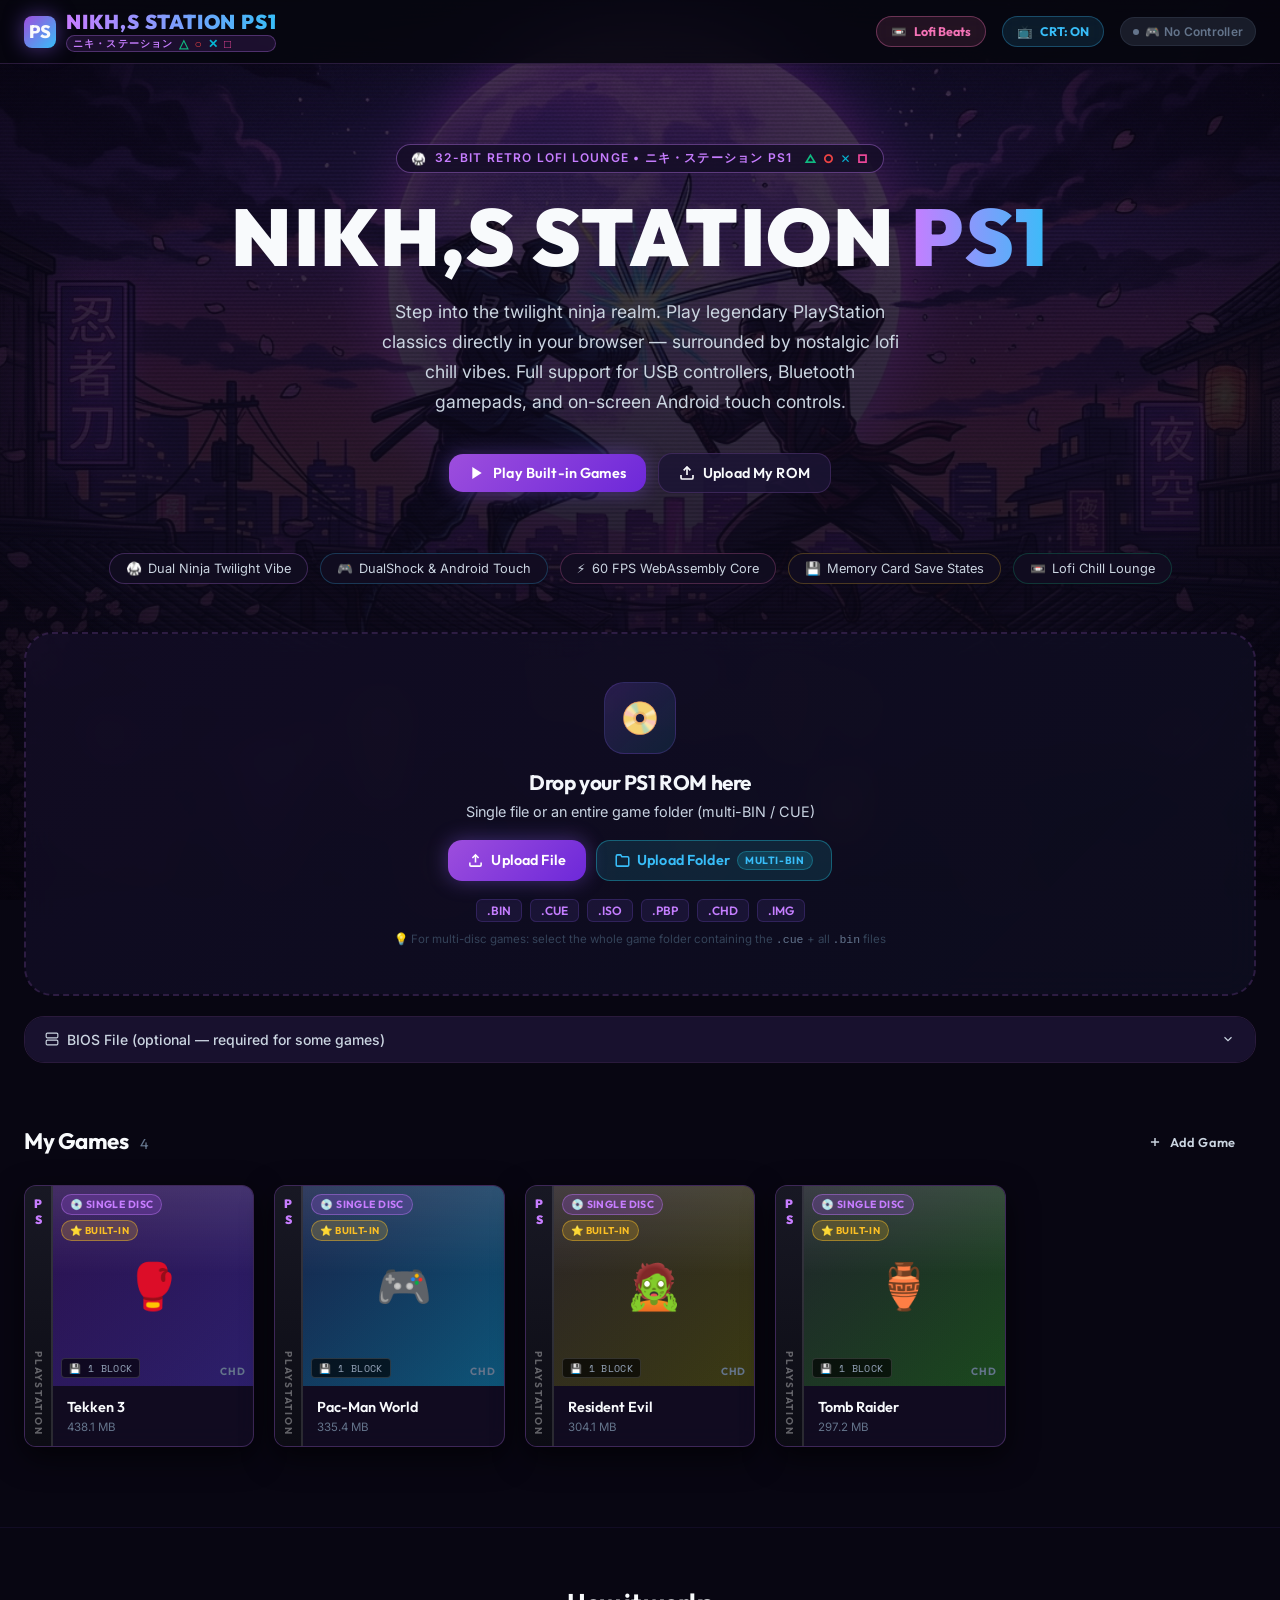
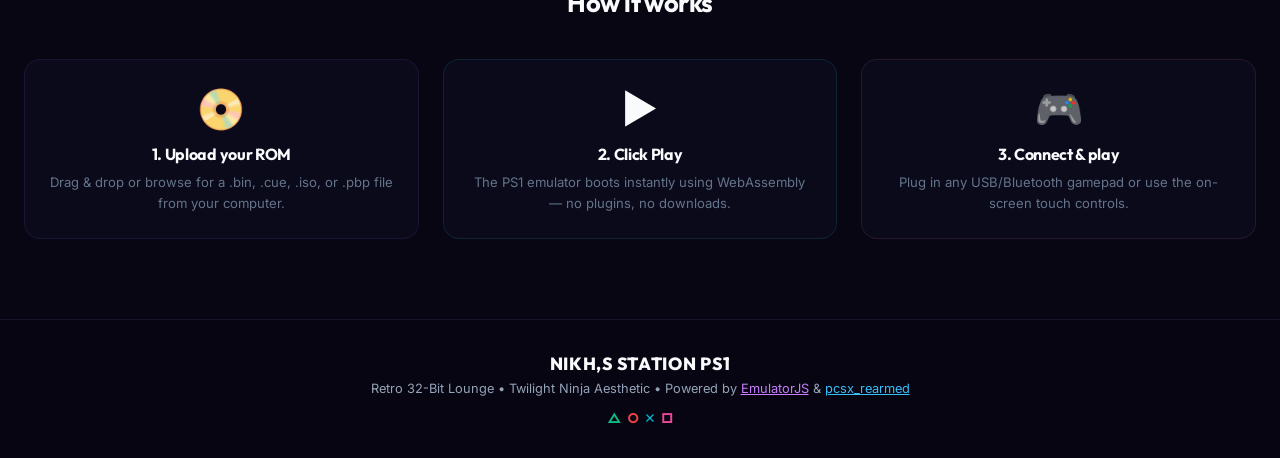
<file: index.html>
<!DOCTYPE html>
<html lang="en">
<head>
  <meta charset="UTF-8" />
  <meta name="viewport" content="width=device-width, initial-scale=1.0" />
  <title>NIKH,S STATION PS1 — Retro Lofi 32-Bit PlayStation Lounge</title>
  <meta name="description" content="Step into NIKH,S STATION PS1. Play legendary PlayStation 1 classics in a nostalgic retro lofi aesthetic with controller and touch controls." />

  <!-- Cross-Origin Isolation Service Worker for GitHub Pages (enables SharedArrayBuffer & WebAssembly) -->
  <script src="coi-serviceworker.min.js"></script>

  <!-- Preconnect for Google Fonts -->
  <link rel="preconnect" href="https://fonts.googleapis.com" />
  <link rel="preconnect" href="https://fonts.gstatic.com" crossorigin />

  <link rel="stylesheet" href="css/main.css" />

  <style>
    /* Inline overrides for retro lofi touches */
    .hero-badge-glow {
      animation: badge-glow 2.5s ease-in-out infinite;
    }
    @keyframes badge-glow {
      0%, 100% { box-shadow: 0 0 10px rgba(157,78,221,0.3); }
      50% { box-shadow: 0 0 25px rgba(244,114,182,0.5), 0 0 50px rgba(56,189,248,0.3); }
    }
  </style>
</head>
<body>

<!-- ── Navigation ───────────────────────────────────────────────── -->
<nav class="nav" role="navigation" aria-label="Main navigation">
  <div class="nav-logo">
    <div class="nav-logo-icon" aria-hidden="true">PS</div>
    <div style="display:flex;flex-direction:column;line-height:1.1">
      <span class="nav-logo-text" style="font-weight:900;letter-spacing:0.04em">NIKH,S STATION PS1</span>
      <span class="retro-kana-badge" style="padding:1px 6px;font-size:0.6rem;margin-top:2px">
        ニキ・ステーション <span class="ps-shapes-accent"><span class="ps-tri">△</span><span class="ps-cir">○</span><span class="ps-cro">✕</span><span class="ps-squ">□</span></span>
      </span>
    </div>
  </div>
  <div class="nav-right">
    <button class="btn-lofi-radio" id="btn-lofi-radio" title="Play Ambient Lo-Fi Chill Beats">
      <span class="cassette-icon">📼</span>
      <span id="lofi-radio-text">Lofi Beats</span>
    </button>
    <button class="btn-crt-toggle" id="btn-crt-toggle" title="Toggle CRT Scanline Effect">
      <span>📺</span>
      <span id="crt-toggle-text">CRT: ON</span>
    </button>
    <div id="controller-badge" class="controller-badge" aria-live="polite" aria-label="Controller status">
      <span class="dot"></span>
      <span>🎮 No Controller</span>
    </div>
  </div>
</nav>

<!-- ── Main Content ──────────────────────────────────────────────── -->
<main>

  <!-- Hero -->
  <section class="hero" aria-labelledby="hero-title">
    <div class="container">
      <div class="hero-eyebrow hero-badge-glow" aria-label="Category" style="background:rgba(20,14,38,0.85);border-color:rgba(199,125,255,0.4)">
        <span>🥋</span>
        <span>32-BIT RETRO LOFI LOUNGE • ニキ・ステーション PS1</span>
        <span class="ps-shapes-accent" style="margin-left:4px"><span class="ps-tri">△</span><span class="ps-cir">○</span><span class="ps-cro">✕</span><span class="ps-squ">□</span></span>
      </div>

      <h1 class="hero-title" id="hero-title" style="letter-spacing:0.02em">
        NIKH,S STATION <span class="gradient-text">PS1</span>
      </h1>

      <p class="hero-subtitle">
        Step into the twilight ninja realm. Play legendary PlayStation classics directly in your browser —
        surrounded by nostalgic lofi chill vibes. Full support for USB controllers, Bluetooth gamepads, and on-screen Android touch controls.
      </p>

      <div class="hero-cta">
        <a href="#library" class="btn btn-primary" aria-label="Explore games library">
          <svg xmlns="http://www.w3.org/2000/svg" width="16" height="16" viewBox="0 0 24 24" fill="currentColor" aria-hidden="true">
            <polygon points="5 3 19 12 5 21 5 3"/>
          </svg>
          Play Built-in Games
        </a>
        <button class="btn btn-secondary" id="hero-upload-btn" aria-label="Upload a ROM file">
          <svg xmlns="http://www.w3.org/2000/svg" width="16" height="16" viewBox="0 0 24 24" fill="none" stroke="currentColor" stroke-width="2.5" aria-hidden="true">
            <path d="M21 15v4a2 2 0 0 1-2 2H5a2 2 0 0 1-2-2v-4"/>
            <polyline points="17 8 12 3 7 8"/>
            <line x1="12" y1="3" x2="12" y2="15"/>
          </svg>
          Upload My ROM
        </button>
      </div>
    </div>
  </section>

  <!-- Feature Pills -->
  <div style="padding:0 0 48px;position:relative;z-index:1">
    <div class="container">
      <div style="display:flex;justify-content:center;gap:12px;flex-wrap:wrap">
        <div style="display:flex;align-items:center;gap:6px;padding:7px 16px;border-radius:999px;background:rgba(18,13,34,0.85);border:1px solid rgba(199,125,255,0.25);font-size:0.8rem;color:#cbd5e1;backdrop-filter:blur(8px)">
          <span>🥋</span><span>Dual Ninja Twilight Vibe</span>
        </div>
        <div style="display:flex;align-items:center;gap:6px;padding:7px 16px;border-radius:999px;background:rgba(18,13,34,0.85);border:1px solid rgba(56,189,248,0.25);font-size:0.8rem;color:#cbd5e1;backdrop-filter:blur(8px)">
          <span>🎮</span><span>DualShock &amp; Android Touch</span>
        </div>
        <div style="display:flex;align-items:center;gap:6px;padding:7px 16px;border-radius:999px;background:rgba(18,13,34,0.85);border:1px solid rgba(244,114,182,0.25);font-size:0.8rem;color:#cbd5e1;backdrop-filter:blur(8px)">
          <span>⚡</span><span>60 FPS WebAssembly Core</span>
        </div>
        <div style="display:flex;align-items:center;gap:6px;padding:7px 16px;border-radius:999px;background:rgba(18,13,34,0.85);border:1px solid rgba(251,191,36,0.25);font-size:0.8rem;color:#cbd5e1;backdrop-filter:blur(8px)">
          <span>💾</span><span>Memory Card Save States</span>
        </div>
        <div style="display:flex;align-items:center;gap:6px;padding:7px 16px;border-radius:999px;background:rgba(18,13,34,0.85);border:1px solid rgba(16,185,129,0.25);font-size:0.8rem;color:#cbd5e1;backdrop-filter:blur(8px)">
          <span>📼</span><span>Lofi Chill Lounge</span>
        </div>
      </div>
    </div>
  </div>

  <!-- Upload Zone -->
  <section class="upload-section" aria-labelledby="upload-heading">
    <div class="container">
      <div class="upload-zone" id="upload-zone" role="button" tabindex="0"
        aria-label="Upload ROM file by clicking or dragging"
        onkeydown="if(event.key==='Enter'||event.key===' ')document.getElementById('rom-file-input').click()">

        <div class="upload-icon" aria-hidden="true">📀</div>

        <h2 class="upload-title" id="upload-heading">Drop your PS1 ROM here</h2>
        <p class="upload-subtitle">Single file or an entire game folder (multi-BIN / CUE)</p>

        <div class="upload-actions">
          <button class="btn btn-primary" id="file-upload-btn"
            aria-label="Browse for a single ROM file">
            <svg xmlns="http://www.w3.org/2000/svg" width="15" height="15" viewBox="0 0 24 24"
              fill="none" stroke="currentColor" stroke-width="2.5" aria-hidden="true">
              <path d="M21 15v4a2 2 0 0 1-2 2H5a2 2 0 0 1-2-2v-4"/>
              <polyline points="17 8 12 3 7 8"/>
              <line x1="12" y1="3" x2="12" y2="15"/>
            </svg>
            Upload File
          </button>
          <button class="btn btn-folder" id="folder-upload-btn"
            aria-label="Upload a game folder with .cue and .bin files">
            <svg xmlns="http://www.w3.org/2000/svg" width="15" height="15" viewBox="0 0 24 24"
              fill="none" stroke="currentColor" stroke-width="2.5" aria-hidden="true">
              <path d="M22 19a2 2 0 0 1-2 2H4a2 2 0 0 1-2-2V5a2 2 0 0 1 2-2h5l2 3h9a2 2 0 0 1 2 2z"/>
            </svg>
            Upload Folder
            <span class="folder-badge">multi-BIN</span>
          </button>
        </div>

        <div class="upload-formats" aria-label="Supported formats">
          <span class="format-tag">.BIN</span>
          <span class="format-tag">.CUE</span>
          <span class="format-tag">.ISO</span>
          <span class="format-tag">.PBP</span>
          <span class="format-tag">.CHD</span>
          <span class="format-tag">.IMG</span>
        </div>
        <p style="font-size:0.72rem;color:#334155;margin-top:10px">
          💡 For multi-disc games: select the whole game folder containing the <code style="color:#64748b">.cue</code> + all <code style="color:#64748b">.bin</code> files
        </p>

        <input type="file" id="rom-file-input" accept=".bin,.cue,.iso,.pbp,.chd,.img,.mdf"
          multiple style="display:none" aria-label="ROM file input" />
        <input type="file" id="rom-folder-input" webkitdirectory multiple
          style="display:none" aria-label="ROM folder input" />
      </div>

      <!-- BIOS Panel -->
      <div class="bios-panel">
        <button class="bios-toggle" id="bios-toggle" aria-expanded="false" aria-controls="bios-content">
          <span style="display:flex;align-items:center;gap:8px">
            <svg xmlns="http://www.w3.org/2000/svg" width="14" height="14" viewBox="0 0 24 24" fill="none" stroke="currentColor" stroke-width="2" aria-hidden="true">
              <rect x="2" y="2" width="20" height="8" rx="2"/>
              <rect x="2" y="14" width="20" height="8" rx="2"/>
              <line x1="6" y1="6" x2="6.01" y2="6"/>
              <line x1="6" y1="18" x2="6.01" y2="18"/>
            </svg>
            <span>BIOS File (optional — required for some games)</span>
          </span>
          <svg xmlns="http://www.w3.org/2000/svg" width="14" height="14" viewBox="0 0 24 24" fill="none" stroke="currentColor" stroke-width="2" aria-hidden="true">
            <polyline points="6 9 12 15 18 9"/>
          </svg>
        </button>
        <div class="bios-content" id="bios-content" role="region" aria-label="BIOS upload">
          <p style="font-size:0.82rem;color:#64748b;margin-bottom:12px;line-height:1.6">
            Some PS1 games require a BIOS file (e.g. <code style="background:rgba(255,255,255,0.06);padding:1px 5px;border-radius:4px;font-family:monospace">scph5501.bin</code> for US games).
            Your BIOS file is never uploaded — it stays in your browser tab only.
          </p>
          <div class="bios-upload-row">
            <label for="bios-input" class="btn btn-secondary" style="cursor:pointer;font-size:0.82rem;padding:7px 14px">
              📁 Choose BIOS file
            </label>
            <input type="file" id="bios-input" accept=".bin" style="display:none" aria-label="BIOS file input" />
            <div class="bios-status" id="bios-status">
              <span>○</span> <span>No BIOS loaded</span>
            </div>
          </div>
        </div>
      </div>
    </div>
  </section>

  <!-- Game Library -->
  <section class="games-section" id="library" aria-labelledby="library-heading">
    <div class="container">
      <div class="section-header">
        <h2 class="section-title" id="library-heading">
          My Games <span id="game-count">0</span>
        </h2>
        <button class="btn btn-ghost" style="font-size:0.8rem" onclick="document.getElementById('rom-file-input').click()" aria-label="Add another game">
          <svg xmlns="http://www.w3.org/2000/svg" width="14" height="14" viewBox="0 0 24 24" fill="none" stroke="currentColor" stroke-width="2.5" aria-hidden="true">
            <line x1="12" y1="5" x2="12" y2="19"/>
            <line x1="5" y1="12" x2="19" y2="12"/>
          </svg>
          Add Game
        </button>
      </div>

      <div id="games-grid" class="games-grid" role="list" aria-label="Game library">
        <!-- Rendered by library.js -->
      </div>
    </div>
  </section>

</main>

<!-- ── How It Works ──────────────────────────────────────────────── -->
<section style="padding:60px 0 80px;position:relative;z-index:1;border-top:1px solid rgba(139,92,246,0.08)">
  <div class="container">
    <h2 style="text-align:center;font-size:1.6rem;margin-bottom:40px;font-family:'Outfit',sans-serif">How it works</h2>
    <div style="display:grid;grid-template-columns:repeat(auto-fit,minmax(220px,1fr));gap:24px">
      <div style="padding:24px;border-radius:16px;background:rgba(13,13,30,0.7);border:1px solid rgba(139,92,246,0.12);text-align:center">
        <div style="font-size:2.5rem;margin-bottom:12px">📀</div>
        <h3 style="font-size:1rem;margin-bottom:8px;font-family:'Outfit',sans-serif">1. Upload your ROM</h3>
        <p style="font-size:0.82rem;color:#64748b;line-height:1.6">Drag &amp; drop or browse for a .bin, .cue, .iso, or .pbp file from your computer.</p>
      </div>
      <div style="padding:24px;border-radius:16px;background:rgba(13,13,30,0.7);border:1px solid rgba(34,211,238,0.12);text-align:center">
        <div style="font-size:2.5rem;margin-bottom:12px">▶️</div>
        <h3 style="font-size:1rem;margin-bottom:8px;font-family:'Outfit',sans-serif">2. Click Play</h3>
        <p style="font-size:0.82rem;color:#64748b;line-height:1.6">The PS1 emulator boots instantly using WebAssembly — no plugins, no downloads.</p>
      </div>
      <div style="padding:24px;border-radius:16px;background:rgba(13,13,30,0.7);border:1px solid rgba(244,114,182,0.12);text-align:center">
        <div style="font-size:2.5rem;margin-bottom:12px">🎮</div>
        <h3 style="font-size:1rem;margin-bottom:8px;font-family:'Outfit',sans-serif">3. Connect &amp; play</h3>
        <p style="font-size:0.82rem;color:#64748b;line-height:1.6">Plug in any USB/Bluetooth gamepad or use the on-screen touch controls.</p>
      </div>
    </div>
  </div>
</section>

<!-- ── Footer ────────────────────────────────────────────────────── -->
<!-- ── Footer ────────────────────────────────────────────────────── -->
<footer style="border-top:1px solid rgba(199,125,255,0.1);padding:32px;text-align:center;color:#64748b;font-size:0.8rem;position:relative;z-index:1;background:rgba(8,6,18,0.7);backdrop-filter:blur(10px)">
  <div style="font-family:'Outfit',sans-serif;font-weight:800;font-size:1.1rem;color:#f8fafc;margin-bottom:6px;letter-spacing:0.04em">
    NIKH,S STATION PS1
  </div>
  <p style="margin-bottom:8px;color:#94a3b8">
    Retro 32-Bit Lounge • Twilight Ninja Aesthetic • Powered by <a href="https://emulatorjs.org" target="_blank" rel="noopener" style="color:#c77dff;text-decoration:underline">EmulatorJS</a> &amp; <a href="https://www.libretro.com" target="_blank" rel="noopener" style="color:#38bdf8;text-decoration:underline">pcsx_rearmed</a>
  </p>
  <div class="ps-shapes-accent" style="margin-top:6px;font-size:0.85rem">
    <span class="ps-tri">△</span><span class="ps-cir">○</span><span class="ps-cro">✕</span><span class="ps-squ">□</span>
  </div>
</footer>

<!-- Toast container -->
<div id="toast-container" class="toast-container" aria-live="polite" role="status"></div>

<!-- Scripts -->
<script src="js/config.js"></script>
<script src="js/library.js"></script>
<script src="js/controls.js"></script>
<script>
  // ── Hero & Upload Zone Wiring ────────────────────────────────────
  document.getElementById('hero-upload-btn')?.addEventListener('click', () => {
    document.getElementById('rom-file-input')?.click();
  });
  document.getElementById('file-upload-btn')?.addEventListener('click', (e) => {
    e.stopPropagation();
    document.getElementById('rom-file-input')?.click();
  });
  document.getElementById('folder-upload-btn')?.addEventListener('click', (e) => {
    e.stopPropagation();
    document.getElementById('rom-folder-input')?.click();
  });

  // ── CRT Scanlines Toggle ─────────────────────────────────────────
  const crtBtn = document.getElementById('btn-crt-toggle');
  const crtText = document.getElementById('crt-toggle-text');
  let crtOn = true;
  crtBtn?.addEventListener('click', () => {
    crtOn = !crtOn;
    document.body.classList.toggle('scanlines-disabled', !crtOn);
    crtBtn.classList.toggle('active', crtOn);
    if (crtText) crtText.textContent = crtOn ? 'CRT: ON' : 'CRT: OFF';
    if (typeof showToast === 'function') {
      showToast(crtOn ? '📺 CRT Scanlines Activated' : '📺 CRT Scanlines Dimmed', 'info');
    }
  });

  // ── Ambient Lofi Beats Synthesizer (Web Audio API) ───────────────
  let lofiCtx = null;
  let lofiPlaying = false;
  let lofiTimer = null;

  const LOFI_CHORDS = [
    [155.56, 196.00, 233.08, 293.66], // Eb maj7
    [130.81, 155.56, 196.00, 233.08], // C min7
    [174.61, 207.65, 261.63, 311.13], // F min7
    [116.54, 146.83, 174.61, 207.65, 261.63] // Bb 9
  ];
  let chordIdx = 0;

  function playLofiChord() {
    if (!lofiPlaying || !lofiCtx) return;
    const now = lofiCtx.currentTime;
    const chord = LOFI_CHORDS[chordIdx];
    chordIdx = (chordIdx + 1) % LOFI_CHORDS.length;

    chord.forEach((freq, i) => {
      const osc = lofiCtx.createOscillator();
      const gain = lofiCtx.createGain();
      const filter = lofiCtx.createBiquadFilter();

      osc.type = i === 0 ? 'sine' : 'triangle';
      osc.frequency.setValueAtTime(freq, now);

      // Lowpass mellow filter
      filter.type = 'lowpass';
      filter.frequency.setValueAtTime(520, now);
      filter.Q.setValueAtTime(2.0, now);

      // Soft envelope
      gain.gain.setValueAtTime(0.0001, now);
      gain.gain.linearRampToValueAtTime(0.045, now + 0.18);
      gain.gain.exponentialRampToValueAtTime(0.0001, now + 2.8);

      osc.connect(filter);
      filter.connect(gain);
      gain.connect(lofiCtx.destination);

      osc.start(now);
      osc.stop(now + 2.9);
    });

    lofiTimer = setTimeout(playLofiChord, 2600);
  }

  const lofiBtn = document.getElementById('btn-lofi-radio');
  const lofiText = document.getElementById('lofi-radio-text');

  lofiBtn?.addEventListener('click', () => {
    if (!lofiPlaying) {
      if (!lofiCtx) {
        lofiCtx = new (window.AudioContext || window.webkitAudioContext)();
      }
      if (lofiCtx.state === 'suspended') {
        lofiCtx.resume();
      }
      lofiPlaying = true;
      lofiBtn.classList.add('playing');
      if (lofiText) lofiText.textContent = 'Lofi: Playing';
      playLofiChord();
      if (typeof showToast === 'function') {
        showToast('📼 Lo-Fi Chill Beats Started ~ Relax and Play', 'success');
      }
    } else {
      lofiPlaying = false;
      clearTimeout(lofiTimer);
      lofiBtn.classList.remove('playing');
      if (lofiText) lofiText.textContent = 'Lofi Beats';
      if (typeof showToast === 'function') {
        showToast('📼 Lo-Fi Beats Paused', 'info');
      }
    }
  });
</script>

</body>
</html>
</file>
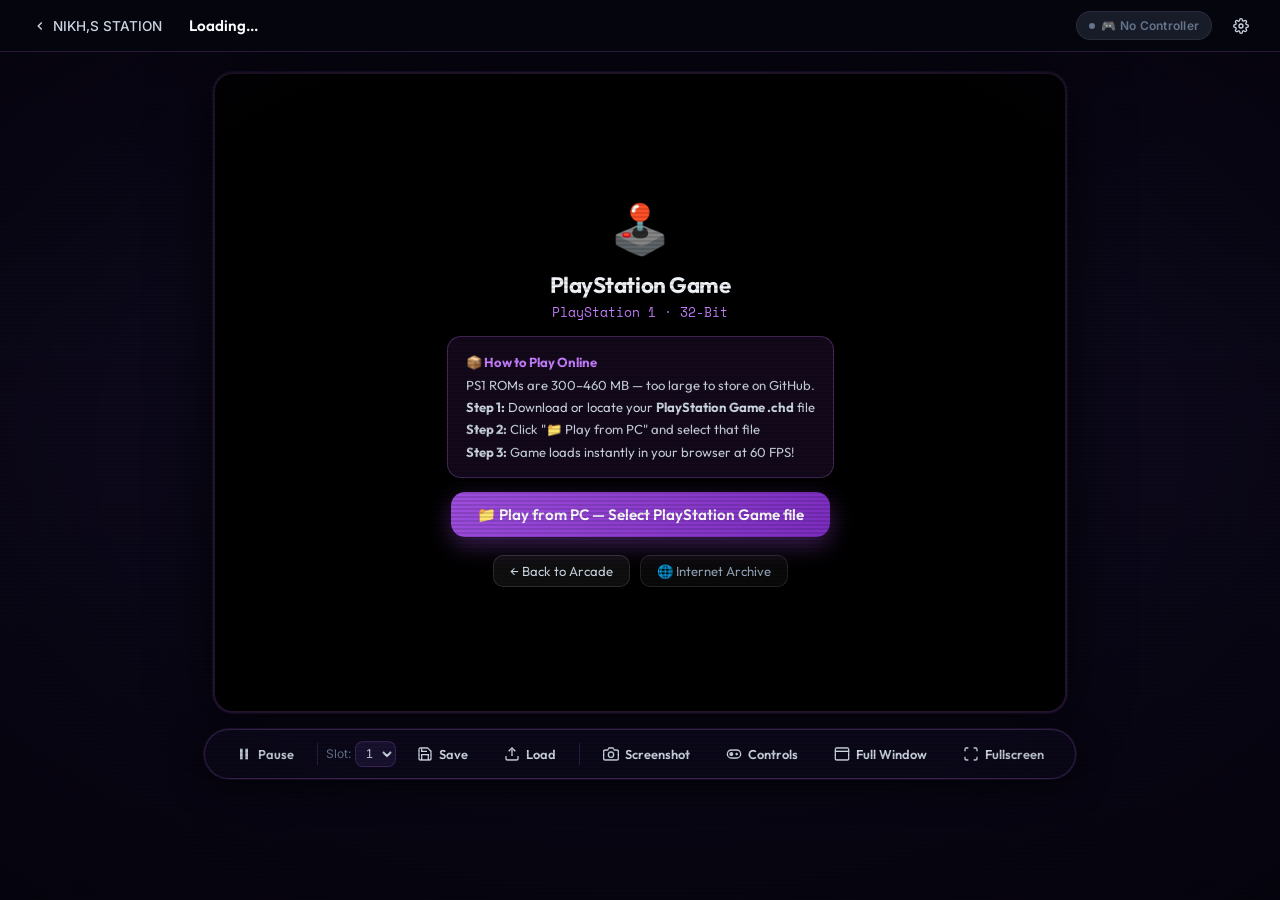
<file: play.html>
<!DOCTYPE html>
<html lang="en">
<head>
  <meta charset="UTF-8" />
  <meta name="viewport" content="width=device-width, initial-scale=1.0" />
  <title>NIKH,S STATION PS1 — Playing</title>
  <meta name="description" content="Playing on NIKH,S STATION PS1 with full controller and touch control support." />

  <!-- Cross-Origin Isolation Service Worker for GitHub Pages (enables SharedArrayBuffer & WebAssembly) -->
  <script src="coi-serviceworker.min.js"></script>

  <link rel="preconnect" href="https://fonts.googleapis.com" />
  <link rel="preconnect" href="https://fonts.gstatic.com" crossorigin />

  <link rel="stylesheet" href="css/main.css" />
  <link rel="stylesheet" href="css/emulator.css" />
</head>
<body class="emu-page">

<!-- ── Mini Navigation ──────────────────────────────────────────── -->
<nav class="emu-nav" role="navigation" aria-label="Emulator navigation">
  <div class="emu-nav-left">
    <a href="index.html" class="emu-back-btn" aria-label="Back to game library">
      <svg xmlns="http://www.w3.org/2000/svg" width="14" height="14" viewBox="0 0 24 24" fill="none" stroke="currentColor" stroke-width="2.5" aria-hidden="true">
        <polyline points="15 18 9 12 15 6"/>
      </svg>
      NIKH,S STATION
    </a>
    <div class="emu-game-title" id="game-title" aria-label="Current game">Loading...</div>
  </div>
  <div class="emu-nav-right">
    <div id="controller-badge" class="controller-badge" aria-live="polite" aria-label="Controller status">
      <span class="dot"></span>
      <span>🎮 No Controller</span>
    </div>
    <button class="btn btn-ghost" id="btn-settings" style="padding:6px 10px" aria-label="Open settings">
      <svg xmlns="http://www.w3.org/2000/svg" width="16" height="16" viewBox="0 0 24 24" fill="none" stroke="currentColor" stroke-width="2" aria-hidden="true">
        <circle cx="12" cy="12" r="3"/>
        <path d="M19.4 15a1.65 1.65 0 0 0 .33 1.82l.06.06a2 2 0 0 1-2.83 2.83l-.06-.06a1.65 1.65 0 0 0-1.82-.33 1.65 1.65 0 0 0-1 1.51V21a2 2 0 0 1-4 0v-.09A1.65 1.65 0 0 0 9 19.4a1.65 1.65 0 0 0-1.82.33l-.06.06a2 2 0 0 1-2.83-2.83l.06-.06A1.65 1.65 0 0 0 4.68 15a1.65 1.65 0 0 0-1.51-1H3a2 2 0 0 1 0-4h.09A1.65 1.65 0 0 0 4.6 9a1.65 1.65 0 0 0-.33-1.82l-.06-.06a2 2 0 0 1 2.83-2.83l.06.06A1.65 1.65 0 0 0 9 4.68a1.65 1.65 0 0 0 1-1.51V3a2 2 0 0 1 4 0v.09a1.65 1.65 0 0 0 1 1.51 1.65 1.65 0 0 0 1.82-.33l.06-.06a2 2 0 0 1 2.83 2.83l-.06.06A1.65 1.65 0 0 0 19.4 9a1.65 1.65 0 0 0 1.51 1H21a2 2 0 0 1 0 4h-.09a1.65 1.65 0 0 0-1.51 1z"/>
      </svg>
    </button>
  </div>
</nav>

<!-- ── Emulator Wrapper ──────────────────────────────────────────── -->
<div class="emu-wrapper">

  <!-- Game Canvas -->
  <div id="game-container" role="main" aria-label="Game screen">
    <!-- Loading overlay -->
    <div class="emu-loading" id="emu-loading" aria-live="polite" aria-label="Loading game">
      <div class="emu-spinner" role="status" aria-label="Loading spinner"></div>
      <div class="emu-loading-text">Loading game...</div>
      <div class="emu-loading-sub" style="font-size:0.75rem;color:#475569;margin-top:-8px">Fetching emulator cores from CDN</div>
    </div>
    <!-- EmulatorJS injects its canvas here -->
  </div>

  <!-- Floating Toolbar -->
  <div class="emu-toolbar" role="toolbar" aria-label="Emulator controls">

    <button class="toolbar-btn" id="btn-pause" aria-label="Pause or resume game">
      <svg xmlns="http://www.w3.org/2000/svg" width="16" height="16" viewBox="0 0 24 24" fill="currentColor" aria-hidden="true">
        <rect x="6" y="4" width="4" height="16"/>
        <rect x="14" y="4" width="4" height="16"/>
      </svg>
      <span>Pause</span>
    </button>

    <div class="toolbar-divider" aria-hidden="true"></div>

    <div class="state-slot" aria-label="Save state slot selector">
      <label for="state-slot" style="font-size:0.75rem;color:#64748b;white-space:nowrap">Slot:</label>
      <select id="state-slot" aria-label="State slot number">
        <option value="1">1</option>
        <option value="2">2</option>
        <option value="3">3</option>
        <option value="4">4</option>
      </select>
    </div>

    <button class="toolbar-btn" id="btn-save-state" aria-label="Save state">
      <svg xmlns="http://www.w3.org/2000/svg" width="16" height="16" viewBox="0 0 24 24" fill="none" stroke="currentColor" stroke-width="2" aria-hidden="true">
        <path d="M19 21H5a2 2 0 0 1-2-2V5a2 2 0 0 1 2-2h11l5 5v11a2 2 0 0 1-2 2z"/>
        <polyline points="17 21 17 13 7 13 7 21"/>
        <polyline points="7 3 7 8 15 8"/>
      </svg>
      <span>Save</span>
    </button>

    <button class="toolbar-btn" id="btn-load-state" aria-label="Load state">
      <svg xmlns="http://www.w3.org/2000/svg" width="16" height="16" viewBox="0 0 24 24" fill="none" stroke="currentColor" stroke-width="2" aria-hidden="true">
        <path d="M3 15v4c0 1.1.9 2 2 2h14a2 2 0 0 0 2-2v-4"/>
        <polyline points="17 8 12 3 7 8"/>
        <line x1="12" y1="3" x2="12" y2="15"/>
      </svg>
      <span>Load</span>
    </button>

    <div class="toolbar-divider" aria-hidden="true"></div>

    <button class="toolbar-btn" id="btn-screenshot" aria-label="Take screenshot">
      <svg xmlns="http://www.w3.org/2000/svg" width="16" height="16" viewBox="0 0 24 24" fill="none" stroke="currentColor" stroke-width="2" aria-hidden="true">
        <path d="M23 19a2 2 0 0 1-2 2H3a2 2 0 0 1-2-2V8a2 2 0 0 1 2-2h4l2-3h6l2 3h4a2 2 0 0 1 2 2z"/>
        <circle cx="12" cy="13" r="4"/>
      </svg>
      <span>Screenshot</span>
    </button>

    <button class="toolbar-btn" id="toggle-controls-btn" aria-label="Toggle on-screen controls" aria-pressed="false">
      <svg xmlns="http://www.w3.org/2000/svg" width="16" height="16" viewBox="0 0 24 24" fill="none" stroke="currentColor" stroke-width="2" aria-hidden="true">
        <rect x="2" y="6" width="20" height="12" rx="6"/>
        <circle cx="8" cy="12" r="2" fill="currentColor"/>
        <line x1="16" y1="10" x2="16" y2="14"/>
        <line x1="14" y1="12" x2="18" y2="12"/>
      </svg>
      <span>Controls</span>
    </button>

    <button class="toolbar-btn" id="btn-full-window" aria-label="Toggle full window mode" title="Expand game to fill the browser window">
      <svg xmlns="http://www.w3.org/2000/svg" width="16" height="16" viewBox="0 0 24 24" fill="none" stroke="currentColor" stroke-width="2" aria-hidden="true">
        <rect x="2" y="3" width="20" height="18" rx="2"/>
        <line x1="2" y1="8" x2="22" y2="8"/>
      </svg>
      <span>Full Window</span>
    </button>

    <button class="toolbar-btn" id="btn-fullscreen" aria-label="Toggle fullscreen" title="Toggle Fullscreen">
      <svg xmlns="http://www.w3.org/2000/svg" width="16" height="16" viewBox="0 0 24 24" fill="none" stroke="currentColor" stroke-width="2" aria-hidden="true">
        <path d="M8 3H5a2 2 0 0 0-2 2v3"/>
        <path d="M21 8V5a2 2 0 0 0-2-2h-3"/>
        <path d="M3 16v3a2 2 0 0 0 2 2h3"/>
        <path d="M16 21h3a2 2 0 0 0 2-2v-3"/>
      </svg>
      <span>Fullscreen</span>
    </button>
  </div>

  <!-- ── On-Screen Android Touch Gamepad ──────────────────────── -->
  <div class="onscreen-controls" id="onscreen-controls" role="group" aria-label="Android On-Screen Gamepad">

    <!-- Quick action bar (Analog toggle, Layout, Haptics, Opacity) -->
    <div class="gamepad-quick-bar">
      <button class="gamepad-bar-btn" id="btn-toggle-analog" title="Toggle Analog Stick Mode">
        <span class="analog-led" id="analog-led"></span>
        <span id="analog-mode-text">ANALOG</span>
      </button>
      <button class="gamepad-bar-btn" id="btn-toggle-layout" title="Toggle Overlay / Docked Mode">
        <span id="layout-icon">📱</span>
        <span id="layout-mode-text">Overlay</span>
      </button>
      <button class="gamepad-bar-btn" id="btn-toggle-haptics" title="Toggle Touch Vibration">
        <span>📳</span>
        <span id="haptics-text">Haptics: ON</span>
      </button>
      <button class="gamepad-bar-btn" id="btn-cycle-opacity" title="Adjust Gamepad Opacity">
        <span>👁️</span>
        <span id="opacity-text">Opacity: 85%</span>
      </button>
    </div>

    <!-- Main Gamepad Cluster -->
    <div class="gamepad-main-cluster">

      <!-- Left Cluster: Shoulders + D-Pad / Analog Stick -->
      <div class="gamepad-cluster gamepad-left">
        <!-- Left Shoulders (L1, L2) -->
        <div class="gamepad-shoulders left-shoulders">
          <button class="gamepad-btn shoulder-btn l2-btn" data-btn="l2" aria-label="L2 Button">
            <span>L2</span>
          </button>
          <button class="gamepad-btn shoulder-btn l1-btn" data-btn="l1" aria-label="L1 Button">
            <span>L1</span>
          </button>
        </div>

        <!-- D-Pad Control -->
        <div class="dpad-wrapper" id="dpad-wrapper">
          <div class="dpad-disc" id="dpad-disc" role="group" aria-label="Directional Pad">
            <div class="dpad-cross-shape"></div>
            <button class="gamepad-btn dpad-btn dpad-up" data-btn="dpad-up" aria-label="D-Pad Up">
              <svg viewBox="0 0 24 24"><path d="M12 4l-6.5 7.5h13z" fill="currentColor"/></svg>
            </button>
            <button class="gamepad-btn dpad-btn dpad-left" data-btn="dpad-left" aria-label="D-Pad Left">
              <svg viewBox="0 0 24 24"><path d="M4 12l7.5-6.5v13z" fill="currentColor"/></svg>
            </button>
            <div class="dpad-center-hub"></div>
            <button class="gamepad-btn dpad-btn dpad-right" data-btn="dpad-right" aria-label="D-Pad Right">
              <svg viewBox="0 0 24 24"><path d="M20 12l-7.5-6.5v13z" fill="currentColor"/></svg>
            </button>
            <button class="gamepad-btn dpad-btn dpad-down" data-btn="dpad-down" aria-label="D-Pad Down">
              <svg viewBox="0 0 24 24"><path d="M12 20l-6.5-7.5h13z" fill="currentColor"/></svg>
            </button>
          </div>
        </div>

        <!-- Virtual Analog Thumbstick (toggled via ANALOG button) -->
        <div class="analog-stick-wrapper" id="analog-stick-wrapper" style="display:none">
          <div class="analog-base" id="analog-base" aria-label="Analog Thumbstick">
            <div class="analog-knob" id="analog-knob">
              <div class="analog-inner-dot"></div>
            </div>
          </div>
        </div>
      </div>

      <!-- Center Cluster: Select, Start, DualShock Logo -->
      <div class="gamepad-cluster gamepad-center">
        <div class="center-buttons-row">
          <button class="gamepad-btn center-pill-btn" data-btn="select" aria-label="Select Button">
            <span>SELECT</span>
          </button>
          <button class="gamepad-btn center-pill-btn" data-btn="start" aria-label="Start Button">
            <span>START</span>
          </button>
        </div>
        <div class="ps-center-badge">
          <span class="ps-logo-text">PS1</span>
        </div>
      </div>

      <!-- Right Cluster: Shoulders + Face Buttons + Combos -->
      <div class="gamepad-cluster gamepad-right">
        <!-- Right Shoulders (R1, R2) -->
        <div class="gamepad-shoulders right-shoulders">
          <button class="gamepad-btn shoulder-btn r1-btn" data-btn="r1" aria-label="R1 Button">
            <span>R1</span>
          </button>
          <button class="gamepad-btn shoulder-btn r2-btn" data-btn="r2" aria-label="R2 Button">
            <span>R2</span>
          </button>
        </div>

        <!-- PlayStation Face Buttons Diamond -->
        <div class="face-buttons-wrapper">
          <div class="face-buttons-diamond" role="group" aria-label="PlayStation Action Buttons">
            <!-- Triangle (Top) -->
            <button class="gamepad-btn face-btn triangle-btn" data-btn="triangle" aria-label="Triangle">
              <span class="ps-glyph triangle-glyph">△</span>
            </button>
            <!-- Square (Left) -->
            <button class="gamepad-btn face-btn square-btn" data-btn="square" aria-label="Square">
              <span class="ps-glyph square-glyph">□</span>
            </button>
            <!-- Circle (Right) -->
            <button class="gamepad-btn face-btn circle-btn" data-btn="circle" aria-label="Circle">
              <span class="ps-glyph circle-glyph">○</span>
            </button>
            <!-- Cross (Bottom) -->
            <button class="gamepad-btn face-btn cross-btn" data-btn="cross" aria-label="Cross">
              <span class="ps-glyph cross-glyph">✕</span>
            </button>
          </div>

          <!-- Quick Combo Buttons (Tekken 3 friendly: 1+2 & 3+4) -->
          <div class="combo-buttons-row">
            <button class="gamepad-btn combo-btn" data-combo="square,triangle" title="Press Square + Triangle (1+2)">
              <span>1+2</span>
            </button>
            <button class="gamepad-btn combo-btn" data-combo="cross,circle" title="Press Cross + Circle (3+4)">
              <span>3+4</span>
            </button>
          </div>
        </div>

      </div>

    </div>
    <p class="analog-hint">📱 Android Touch Gamepad active • Slide thumb on D-pad for diagonals • Multi-touch enabled</p>
  </div><!-- end onscreen-controls -->

</div><!-- end emu-wrapper -->

<!-- ── Settings Panel ───────────────────────────────────────────── -->
<div class="settings-backdrop" id="settings-backdrop" role="presentation"></div>
<aside class="settings-panel" id="settings-panel" role="complementary" aria-label="Settings">
  <div class="settings-header">
    <h3>Settings</h3>
    <button class="btn btn-ghost" id="settings-close" style="padding:4px 8px" aria-label="Close settings">✕</button>
  </div>
  <div class="settings-body">

    <div class="settings-group">
      <h4>Display</h4>
      <div class="settings-row">
        <span class="settings-label">Scanlines</span>
        <div class="toggle-switch" id="toggle-scanlines" role="switch" aria-checked="false" aria-label="Toggle scanlines" tabindex="0"></div>
      </div>
      <div class="settings-row">
        <span class="settings-label">Integer Scaling</span>
        <div class="toggle-switch on" id="toggle-integer-scale" role="switch" aria-checked="true" aria-label="Toggle integer scaling" tabindex="0"></div>
      </div>
      <div class="settings-row">
        <span class="settings-label">Bilinear Filter</span>
        <div class="toggle-switch" id="toggle-bilinear" role="switch" aria-checked="false" aria-label="Toggle bilinear filter" tabindex="0"></div>
      </div>
    </div>

    <div class="settings-group">
      <h4>Audio</h4>
      <div class="settings-row">
        <span class="settings-label">Mute</span>
        <div class="toggle-switch" id="toggle-mute" role="switch" aria-checked="false" aria-label="Toggle mute" tabindex="0"></div>
      </div>
    </div>

    <div class="settings-group">
      <h4>Controls</h4>
      <div class="settings-row">
        <span class="settings-label">Show on-screen controls</span>
        <div class="toggle-switch" id="toggle-onscreen" role="switch" aria-checked="false" aria-label="Toggle on-screen controls" tabindex="0"
          onclick="toggleOnscreenControls();this.classList.toggle('on')"></div>
      </div>
    </div>

    <div class="settings-group" style="margin-top:8px">
      <h4>Emulator Info</h4>
      <div style="font-size:0.78rem;color:#475569;line-height:1.8">
        <div>Core: <span style="color:#94a3b8">pcsx_rearmed (PS1)</span></div>
        <div>Engine: <span style="color:#94a3b8">EmulatorJS (WebAssembly)</span></div>
        <div>CDN: <span style="color:#94a3b8">emulatorjs.org/stable</span></div>
      </div>
    </div>

    <a href="index.html" class="btn btn-secondary" style="margin-top:12px;width:100%;justify-content:center">
      ← Back to Library
    </a>
  </div>
</aside>

<!-- Toast container -->
<div id="toast-container" class="toast-container" aria-live="polite" role="status"></div>

<!-- Scripts — emulator.js sets config vars, then dynamically injects loader.js -->
<script src="js/config.js"></script>
<script src="js/controls.js"></script>
<script src="js/emulator.js"></script>

</body>
</html>
</file>
<file: css/main.css>
/* ============================================================
   PS1 Arcade — Global Design System
   Dark gaming aesthetic: deep navy/black base
   Accents: electric purple + neon cyan
   ============================================================ */

@import url('https://fonts.googleapis.com/css2?family=Outfit:wght@300;400;500;600;700;800;900&family=VT323&family=Space+Mono:ital,wght@0,400;0,700;1,400&family=Inter:wght@300;400;500;600;700&display=swap');

/* ── Retro Lofi Design Tokens ────────────────────────────────── */
:root {
  --bg-base:        #080612;
  --bg-surface:     rgba(18, 13, 34, 0.78);
  --bg-raised:      rgba(28, 20, 52, 0.85);
  --bg-card:        rgba(22, 16, 42, 0.72);

  --accent-purple:  #9d4edd;
  --accent-purple-bright: #c77dff;
  --accent-pink:    #f472b6;
  --accent-cyan:    #38bdf8;
  --accent-amber:   #fbbf24;
  --accent-green:   #10b981;

  --ps-triangle:    #10b981;
  --ps-circle:      #ef4444;
  --ps-cross:       #06b6d4;
  --ps-square:      #ec4899;

  --text-primary:   #f8fafc;
  --text-secondary: #cbd5e1;
  --text-muted:     #64748b;

  --border-subtle:  rgba(199, 125, 255, 0.18);
  --border-glow:    rgba(199, 125, 255, 0.55);

  --glass-bg:       rgba(14, 10, 28, 0.75);
  --glass-border:   rgba(199, 125, 255, 0.25);

  --radius-sm:  8px;
  --radius-md:  14px;
  --radius-lg:  20px;
  --radius-xl:  28px;

  --shadow-card: 0 8px 32px rgba(0,0,0,0.6), 0 0 0 1px rgba(199,125,255,0.15);
  --shadow-glow: 0 0 35px rgba(157,78,221,0.4), 0 0 70px rgba(56,189,248,0.2);
  --shadow-hover: 0 12px 48px rgba(157,78,221,0.5), 0 0 0 1px rgba(199,125,255,0.6);

  --transition-fast:   150ms cubic-bezier(0.4,0,0.2,1);
  --transition-normal: 250ms cubic-bezier(0.4,0,0.2,1);
  --transition-slow:   400ms cubic-bezier(0.4,0,0.2,1);
}

/* ── Reset ──────────────────────────────────────────────────── */
*, *::before, *::after { box-sizing: border-box; margin: 0; padding: 0; }

html {
  scroll-behavior: smooth;
  -webkit-font-smoothing: antialiased;
  -moz-osx-font-smoothing: grayscale;
}

body {
  font-family: 'Inter', system-ui, sans-serif;
  background: #080612 url('../assets/ninja_lofi_bg.jpg') no-repeat center top fixed;
  background-size: cover;
  color: var(--text-primary);
  min-height: 100vh;
  overflow-x: hidden;
  position: relative;
}

/* ── Lofi Atmospheric Twilight Overlay ───────────────────────── */
body::before {
  content: '';
  position: fixed;
  inset: 0;
  background: linear-gradient(
    180deg,
    rgba(10, 7, 22, 0.72) 0%,
    rgba(14, 10, 30, 0.85) 45%,
    rgba(8, 6, 18, 0.96) 100%
  );
  pointer-events: none;
  z-index: 0;
}

/* ── CRT Scanlines & Lofi Vignette Overlay ────────────────────── */
body::after {
  content: '';
  position: fixed;
  inset: 0;
  background:
    radial-gradient(ellipse at center, transparent 60%, rgba(5, 3, 12, 0.65) 100%),
    repeating-linear-gradient(
      0deg,
      transparent,
      transparent 2px,
      rgba(0, 0, 0, 0.12) 2px,
      rgba(0, 0, 0, 0.12) 4px
    );
  pointer-events: none;
  z-index: 0;
  transition: opacity 0.3s ease;
}

body.scanlines-disabled::after {
  opacity: 0.15;
}

/* ── Typography ─────────────────────────────────────────────── */
h1, h2, h3, h4, h5, h6 {
  font-family: 'Outfit', sans-serif;
  font-weight: 700;
  line-height: 1.2;
  letter-spacing: -0.02em;
}

a { color: inherit; text-decoration: none; }
img { max-width: 100%; display: block; }
button { cursor: pointer; border: none; background: none; font: inherit; }

/* ── Layout Utilities ───────────────────────────────────────── */
.container {
  max-width: 1280px;
  margin: 0 auto;
  padding: 0 24px;
  position: relative;
  z-index: 1;
}

.flex { display: flex; }
.flex-col { flex-direction: column; }
.items-center { align-items: center; }
.justify-between { justify-content: space-between; }
.gap-2 { gap: 8px; }
.gap-3 { gap: 12px; }
.gap-4 { gap: 16px; }

/* ── Navigation ─────────────────────────────────────────────── */
.nav {
  position: sticky;
  top: 0;
  z-index: 100;
  padding: 0 24px;
  height: 64px;
  display: flex;
  align-items: center;
  justify-content: space-between;
  background: rgba(6,6,15,0.85);
  backdrop-filter: blur(20px);
  -webkit-backdrop-filter: blur(20px);
  border-bottom: 1px solid var(--border-subtle);
}

.nav-logo {
  display: flex;
  align-items: center;
  gap: 10px;
  font-family: 'Outfit', sans-serif;
  font-weight: 800;
  font-size: 1.25rem;
  letter-spacing: -0.03em;
}

.nav-logo-icon {
  width: 32px;
  height: 32px;
  background: linear-gradient(135deg, var(--accent-purple), var(--accent-cyan));
  border-radius: 8px;
  display: flex;
  align-items: center;
  justify-content: center;
  font-size: 18px;
  box-shadow: 0 0 20px rgba(139,92,246,0.5);
  animation: logo-pulse 3s ease-in-out infinite;
}

@keyframes logo-pulse {
  0%, 100% { box-shadow: 0 0 20px rgba(139,92,246,0.5); }
  50%       { box-shadow: 0 0 35px rgba(139,92,246,0.8), 0 0 60px rgba(34,211,238,0.3); }
}

.nav-logo-text {
  background: linear-gradient(90deg, var(--accent-purple-bright), var(--accent-cyan));
  -webkit-background-clip: text;
  -webkit-text-fill-color: transparent;
  background-clip: text;
}

.nav-right {
  display: flex;
  align-items: center;
  gap: 16px;
}

/* Controller status badge */
.controller-badge {
  display: flex;
  align-items: center;
  gap: 6px;
  padding: 6px 12px;
  border-radius: 999px;
  font-size: 0.75rem;
  font-weight: 600;
  letter-spacing: 0.02em;
  transition: var(--transition-normal);
  background: rgba(71,85,105,0.3);
  border: 1px solid rgba(71,85,105,0.3);
  color: var(--text-muted);
}
.controller-badge.connected {
  background: rgba(34,197,94,0.15);
  border-color: rgba(34,197,94,0.4);
  color: #4ade80;
}
.controller-badge .dot {
  width: 6px;
  height: 6px;
  border-radius: 50%;
  background: var(--text-muted);
  transition: var(--transition-normal);
}
.controller-badge.connected .dot {
  background: #4ade80;
  box-shadow: 0 0 8px rgba(74,222,128,0.8);
  animation: pulse-dot 1.5s ease-in-out infinite;
}
@keyframes pulse-dot {
  0%, 100% { transform: scale(1); opacity: 1; }
  50%       { transform: scale(1.4); opacity: 0.7; }
}

/* ── Buttons ─────────────────────────────────────────────────── */
.btn {
  display: inline-flex;
  align-items: center;
  justify-content: center;
  gap: 8px;
  padding: 10px 20px;
  border-radius: var(--radius-md);
  font-family: 'Outfit', sans-serif;
  font-weight: 600;
  font-size: 0.9rem;
  letter-spacing: 0.01em;
  transition: var(--transition-normal);
  position: relative;
  overflow: hidden;
}
.btn::after {
  content: '';
  position: absolute;
  inset: 0;
  background: white;
  opacity: 0;
  transition: opacity var(--transition-fast);
}
.btn:hover::after { opacity: 0.06; }
.btn:active::after { opacity: 0.12; }

.btn-primary {
  background: linear-gradient(135deg, var(--accent-purple), #6d28d9);
  color: white;
  box-shadow: 0 0 20px rgba(139,92,246,0.4);
}
.btn-primary:hover {
  box-shadow: 0 0 30px rgba(139,92,246,0.6), 0 4px 20px rgba(139,92,246,0.4);
  transform: translateY(-1px);
}
.btn-secondary {
  background: var(--bg-raised);
  color: var(--text-primary);
  border: 1px solid var(--border-subtle);
}
.btn-secondary:hover {
  border-color: var(--accent-purple);
  box-shadow: 0 0 15px rgba(139,92,246,0.2);
}
.btn-ghost {
  color: var(--text-secondary);
  border: 1px solid transparent;
}
.btn-ghost:hover {
  background: var(--bg-raised);
  color: var(--text-primary);
  border-color: var(--border-subtle);
}

/* ── Hero Section ───────────────────────────────────────────── */
.hero {
  padding: 80px 0 60px;
  text-align: center;
  position: relative;
  z-index: 1;
}

.hero-eyebrow {
  display: inline-flex;
  align-items: center;
  gap: 8px;
  padding: 5px 14px;
  border-radius: 999px;
  background: rgba(139,92,246,0.1);
  border: 1px solid rgba(139,92,246,0.3);
  color: var(--accent-purple-bright);
  font-size: 0.75rem;
  font-weight: 600;
  letter-spacing: 0.1em;
  text-transform: uppercase;
  margin-bottom: 24px;
  animation: fade-in-up 0.6s ease both;
}

.hero-title {
  font-size: clamp(2.5rem, 7vw, 5rem);
  font-weight: 900;
  letter-spacing: -0.04em;
  line-height: 1;
  margin-bottom: 20px;
  animation: fade-in-up 0.6s 0.1s ease both;
}

.hero-title .gradient-text {
  background: linear-gradient(90deg, var(--accent-purple-bright) 0%, var(--accent-cyan) 50%, var(--accent-pink) 100%);
  -webkit-background-clip: text;
  -webkit-text-fill-color: transparent;
  background-clip: text;
  background-size: 200% auto;
  animation: gradient-shift 4s ease-in-out infinite;
}

@keyframes gradient-shift {
  0%, 100% { background-position: 0% center; }
  50%       { background-position: 100% center; }
}

.hero-subtitle {
  font-size: 1.1rem;
  color: var(--text-secondary);
  max-width: 520px;
  margin: 0 auto 36px;
  line-height: 1.7;
  animation: fade-in-up 0.6s 0.2s ease both;
}

.hero-cta {
  display: flex;
  align-items: center;
  justify-content: center;
  gap: 12px;
  animation: fade-in-up 0.6s 0.3s ease both;
}

@keyframes fade-in-up {
  from { opacity: 0; transform: translateY(20px); }
  to   { opacity: 1; transform: translateY(0); }
}

/* ── Upload Zone ─────────────────────────────────────────────── */
.upload-section {
  padding: 0 0 60px;
  position: relative;
  z-index: 1;
}

.upload-zone {
  border: 2px dashed var(--border-subtle);
  border-radius: var(--radius-xl);
  padding: 48px 32px;
  text-align: center;
  background: var(--glass-bg);
  backdrop-filter: blur(16px);
  transition: var(--transition-normal);
  cursor: pointer;
  position: relative;
  overflow: hidden;
}
.upload-zone::before {
  content: '';
  position: absolute;
  inset: 0;
  background: linear-gradient(135deg, rgba(139,92,246,0.04), rgba(34,211,238,0.02));
  pointer-events: none;
}
.upload-zone:hover,
.upload-zone.drag-over {
  border-color: var(--accent-purple);
  box-shadow: var(--shadow-hover), inset 0 0 40px rgba(139,92,246,0.05);
  background: rgba(13,13,30,0.8);
}
.upload-zone.drag-over {
  transform: scale(1.01);
}

.upload-icon {
  width: 72px;
  height: 72px;
  margin: 0 auto 16px;
  background: linear-gradient(135deg, rgba(139,92,246,0.2), rgba(34,211,238,0.1));
  border-radius: 20px;
  display: flex;
  align-items: center;
  justify-content: center;
  font-size: 2rem;
  transition: var(--transition-normal);
  border: 1px solid rgba(139,92,246,0.2);
}
.upload-zone:hover .upload-icon {
  transform: scale(1.1) rotate(-5deg);
  background: linear-gradient(135deg, rgba(139,92,246,0.35), rgba(34,211,238,0.2));
}

.upload-title {
  font-family: 'Outfit', sans-serif;
  font-size: 1.3rem;
  font-weight: 700;
  margin-bottom: 8px;
}
.upload-subtitle {
  color: var(--text-secondary);
  font-size: 0.9rem;
  margin-bottom: 20px;
}
.upload-formats {
  display: flex;
  justify-content: center;
  gap: 8px;
  flex-wrap: wrap;
}

/* Upload zone action buttons row */
.upload-actions {
  display: flex;
  justify-content: center;
  gap: 10px;
  margin-bottom: 18px;
  flex-wrap: wrap;
}

/* Folder upload button */
.btn-folder {
  background: rgba(34,211,238,0.12);
  border: 1px solid rgba(34,211,238,0.35);
  color: var(--accent-cyan);
  display: inline-flex;
  align-items: center;
  gap: 7px;
  padding: 10px 18px;
  border-radius: var(--radius-md);
  font-family: 'Outfit', sans-serif;
  font-weight: 600;
  font-size: 0.9rem;
  transition: var(--transition-normal);
  position: relative;
  overflow: hidden;
}
.btn-folder:hover {
  background: rgba(34,211,238,0.22);
  border-color: rgba(34,211,238,0.6);
  box-shadow: 0 0 20px rgba(34,211,238,0.25);
  transform: translateY(-1px);
}
.folder-badge {
  padding: 2px 7px;
  border-radius: 999px;
  background: rgba(34,211,238,0.15);
  border: 1px solid rgba(34,211,238,0.3);
  font-size: 0.65rem;
  font-weight: 700;
  letter-spacing: 0.06em;
  text-transform: uppercase;
  color: var(--accent-cyan);
}
.format-tag {
  padding: 3px 10px;
  border-radius: 6px;
  background: rgba(139,92,246,0.1);
  border: 1px solid rgba(139,92,246,0.2);
  color: var(--accent-purple-bright);
  font-size: 0.75rem;
  font-weight: 600;
  font-family: 'Outfit', monospace;
}

/* ── BIOS Collapsible ───────────────────────────────────────── */
.bios-panel {
  margin-top: 20px;
  border: 1px solid var(--border-subtle);
  border-radius: var(--radius-lg);
  overflow: hidden;
}
.bios-toggle {
  width: 100%;
  display: flex;
  align-items: center;
  justify-content: space-between;
  padding: 14px 20px;
  background: var(--bg-raised);
  color: var(--text-secondary);
  font-size: 0.875rem;
  font-weight: 500;
  transition: var(--transition-fast);
}
.bios-toggle:hover { background: var(--bg-card); color: var(--text-primary); }
.bios-toggle svg { transition: transform var(--transition-fast); }
.bios-toggle.open svg { transform: rotate(180deg); }

.bios-content {
  padding: 16px 20px;
  background: var(--bg-card);
  border-top: 1px solid var(--border-subtle);
  display: none;
}
.bios-content.open { display: block; }

.bios-upload-row {
  display: flex;
  align-items: center;
  gap: 12px;
  flex-wrap: wrap;
}
.bios-status {
  font-size: 0.8rem;
  color: var(--text-muted);
  display: flex;
  align-items: center;
  gap: 6px;
}
.bios-status.loaded { color: #4ade80; }

/* ── Section Header ─────────────────────────────────────────── */
.section-header {
  display: flex;
  align-items: center;
  justify-content: space-between;
  margin-bottom: 24px;
}
.section-title {
  font-size: 1.4rem;
  font-weight: 700;
}
.section-title span {
  color: var(--text-muted);
  font-size: 0.9rem;
  font-weight: 400;
  margin-left: 8px;
}

/* ── Game Cards Grid ─────────────────────────────────────────── */
.games-section {
  padding: 0 0 80px;
  position: relative;
  z-index: 1;
}

.games-grid {
  display: grid;
  grid-template-columns: repeat(auto-fill, minmax(200px, 1fr));
  gap: 20px;
}

.game-card {
  background: var(--bg-card);
  border: 1px solid var(--border-subtle);
  border-radius: var(--radius-lg);
  overflow: hidden;
  cursor: pointer;
  transition: var(--transition-normal);
  position: relative;
  group: true;
}
.game-card:hover {
  transform: translateY(-4px);
  border-color: var(--accent-purple);
  box-shadow: var(--shadow-hover);
}
.game-card:hover .game-play-overlay { opacity: 1; }

.game-card-art {
  width: 100%;
  aspect-ratio: 1;
  background: linear-gradient(135deg, var(--bg-raised), var(--bg-surface));
  display: flex;
  align-items: center;
  justify-content: center;
  font-size: 3rem;
  position: relative;
  overflow: hidden;
}
.game-card-art::before {
  content: '';
  position: absolute;
  inset: 0;
  background: linear-gradient(135deg, rgba(139,92,246,0.15) 0%, rgba(34,211,238,0.08) 100%);
}
.game-card-art .art-label {
  font-family: 'Outfit', sans-serif;
  font-size: 0.65rem;
  font-weight: 700;
  color: var(--text-muted);
  position: absolute;
  bottom: 8px;
  right: 8px;
  letter-spacing: 0.08em;
  text-transform: uppercase;
}

/* Multi-bin track badge on game card */
.multi-bin-badge {
  position: absolute;
  top: 8px;
  left: 8px;
  padding: 3px 8px;
  border-radius: 999px;
  background: rgba(34,211,238,0.2);
  border: 1px solid rgba(34,211,238,0.4);
  color: var(--accent-cyan);
  font-size: 0.65rem;
  font-weight: 700;
  font-family: 'Outfit', sans-serif;
  letter-spacing: 0.04em;
  backdrop-filter: blur(4px);
  z-index: 2;
}

/* Built-in game badge (star indicator) */
.builtin-badge {
  position: absolute;
  top: 34px;
  left: 8px;
  padding: 3px 8px;
  border-radius: 999px;
  background: rgba(251,191,36,0.2);
  border: 1px solid rgba(251,191,36,0.45);
  color: #fbbf24;
  font-size: 0.62rem;
  font-weight: 700;
  font-family: 'Outfit', sans-serif;
  letter-spacing: 0.04em;
  backdrop-filter: blur(4px);
  z-index: 2;
}

.game-play-overlay {
  position: absolute;
  inset: 0;
  background: rgba(139,92,246,0.7);
  display: flex;
  align-items: center;
  justify-content: center;
  opacity: 0;
  transition: var(--transition-normal);
  backdrop-filter: blur(4px);
}
.game-play-overlay svg { width: 40px; height: 40px; color: white; }

.game-card-info {
  padding: 12px 14px;
}
.game-card-title {
  font-family: 'Outfit', sans-serif;
  font-size: 0.9rem;
  font-weight: 600;
  white-space: nowrap;
  overflow: hidden;
  text-overflow: ellipsis;
  margin-bottom: 4px;
}
.game-card-meta {
  display: flex;
  align-items: center;
  justify-content: space-between;
}
.game-card-size {
  font-size: 0.72rem;
  color: var(--text-muted);
}
.game-card-remove {
  width: 22px;
  height: 22px;
  border-radius: 6px;
  display: flex;
  align-items: center;
  justify-content: center;
  color: var(--text-muted);
  font-size: 0.75rem;
  transition: var(--transition-fast);
}
.game-card-remove:hover {
  background: rgba(239, 68, 68, 0.2);
  color: #ef4444;
}

/* ── Retro Jewel Case Styling ───────────────────────────────── */
.jewel-case-card {
  display: flex;
  flex-direction: row;
  border-radius: 12px;
  border: 1.5px solid rgba(199, 125, 255, 0.25);
  box-shadow: 0 10px 30px rgba(0, 0, 0, 0.65), inset 0 1px 1px rgba(255, 255, 255, 0.15);
  background: rgba(20, 14, 38, 0.75);
  backdrop-filter: blur(12px);
  position: relative;
  overflow: hidden;
}
.jewel-case-card:hover {
  border-color: rgba(199, 125, 255, 0.75);
  box-shadow: 0 12px 40px rgba(157, 78, 221, 0.4), 0 0 20px rgba(56, 189, 248, 0.2);
  transform: translateY(-5px);
}

/* PlayStation Black Spine */
.ps-jewel-spine {
  width: 28px;
  background: linear-gradient(180deg, #181824 0%, #0c0c14 100%);
  border-right: 2px solid rgba(255, 255, 255, 0.12);
  display: flex;
  flex-direction: column;
  align-items: center;
  justify-content: space-between;
  padding: 10px 0;
  flex-shrink: 0;
  user-select: none;
}
.ps-spine-logo {
  font-family: 'Outfit', sans-serif;
  font-weight: 900;
  font-size: 0.75rem;
  color: #c77dff;
  letter-spacing: 0.05em;
  writing-mode: vertical-rl;
  text-orientation: upright;
}
.ps-spine-text {
  font-family: 'Outfit', sans-serif;
  font-size: 0.62rem;
  font-weight: 700;
  color: rgba(255, 255, 255, 0.35);
  writing-mode: vertical-rl;
  letter-spacing: 0.18em;
  text-transform: uppercase;
}

.jewel-case-content {
  flex: 1;
  display: flex;
  flex-direction: column;
  min-width: 0;
}

/* Glass shine on game card */
.jewel-gloss-glare {
  position: absolute;
  top: 0;
  left: 0;
  right: 0;
  height: 45%;
  background: linear-gradient(180deg, rgba(255, 255, 255, 0.12) 0%, transparent 100%);
  pointer-events: none;
  z-index: 1;
}

.mem-badge {
  position: absolute;
  bottom: 8px;
  left: 8px;
  padding: 2px 7px;
  border-radius: 4px;
  background: rgba(0, 0, 0, 0.65);
  border: 1px solid rgba(255, 255, 255, 0.15);
  color: #94a3b8;
  font-family: 'Space Mono', monospace;
  font-size: 0.6rem;
  letter-spacing: 0.04em;
  z-index: 2;
}

/* ── Retro Lofi Audio Player & CRT Controls ─────────────────── */
.btn-lofi-radio, .btn-crt-toggle {
  display: inline-flex;
  align-items: center;
  gap: 7px;
  padding: 7px 14px;
  border-radius: 999px;
  font-family: 'Outfit', sans-serif;
  font-size: 0.78rem;
  font-weight: 700;
  cursor: pointer;
  transition: all 0.2s ease;
  backdrop-filter: blur(8px);
}

.btn-lofi-radio {
  background: rgba(244, 114, 182, 0.12);
  border: 1px solid rgba(244, 114, 182, 0.35);
  color: #f472b6;
}
.btn-lofi-radio:hover, .btn-lofi-radio.playing {
  background: rgba(244, 114, 182, 0.25);
  border-color: rgba(244, 114, 182, 0.6);
  color: #fff;
  box-shadow: 0 0 16px rgba(244, 114, 182, 0.4);
}
.btn-lofi-radio.playing .cassette-icon {
  display: inline-block;
  animation: cassette-spin 2s linear infinite;
}
@keyframes cassette-spin {
  0%   { transform: rotate(0deg); }
  100% { transform: rotate(360deg); }
}

.btn-crt-toggle {
  background: rgba(56, 189, 248, 0.12);
  border: 1px solid rgba(56, 189, 248, 0.3);
  color: #38bdf8;
}
.btn-crt-toggle:hover, .btn-crt-toggle.active {
  background: rgba(56, 189, 248, 0.25);
  border-color: rgba(56, 189, 248, 0.6);
  color: #fff;
  box-shadow: 0 0 16px rgba(56, 189, 248, 0.4);
}

/* Japanese Kana Subtitles */
.retro-kana-badge {
  font-family: 'Space Mono', 'VT323', monospace;
  font-size: 0.78rem;
  letter-spacing: 0.12em;
  color: #c77dff;
  background: rgba(157, 78, 221, 0.15);
  border: 1px solid rgba(199, 125, 255, 0.3);
  padding: 3px 10px;
  border-radius: 999px;
  display: inline-flex;
  align-items: center;
  gap: 6px;
}

.ps-shapes-accent {
  display: inline-flex;
  gap: 5px;
  font-size: 0.75rem;
  font-weight: 900;
  vertical-align: middle;
}
.ps-shapes-accent .ps-tri { color: var(--ps-triangle); }
.ps-shapes-accent .ps-cir { color: var(--ps-circle); }
.ps-shapes-accent .ps-cro { color: var(--ps-cross); }
.ps-shapes-accent .ps-squ { color: var(--ps-square); }

/* ── Empty State ─────────────────────────────────────────────── */
.empty-state {
  text-align: center;
  padding: 60px 20px;
  color: var(--text-muted);
}
.empty-state-icon {
  font-size: 3.5rem;
  margin-bottom: 16px;
  opacity: 0.5;
}
.empty-state h3 {
  font-size: 1.1rem;
  color: var(--text-secondary);
  margin-bottom: 8px;
}
.empty-state p { font-size: 0.875rem; }

/* ── Toast Notifications ─────────────────────────────────────── */
.toast-container {
  position: fixed;
  bottom: 24px;
  right: 24px;
  z-index: 1000;
  display: flex;
  flex-direction: column;
  gap: 10px;
}
.toast {
  padding: 12px 18px;
  border-radius: var(--radius-md);
  background: var(--bg-raised);
  border: 1px solid var(--border-subtle);
  backdrop-filter: blur(16px);
  font-size: 0.875rem;
  color: var(--text-primary);
  box-shadow: var(--shadow-card);
  animation: slide-in-right 0.3s ease, fade-out 0.3s 2.7s ease forwards;
  display: flex;
  align-items: center;
  gap: 10px;
  max-width: 320px;
}
.toast.success { border-color: rgba(74,222,128,0.4); }
.toast.error   { border-color: rgba(248,113,113,0.4); }
.toast-icon { font-size: 1rem; }

@keyframes slide-in-right {
  from { opacity: 0; transform: translateX(100%); }
  to   { opacity: 1; transform: translateX(0); }
}
@keyframes fade-out {
  to { opacity: 0; transform: translateY(8px); }
}

/* ── Responsive ──────────────────────────────────────────────── */
@media (max-width: 768px) {
  .hero { padding: 48px 0 40px; }
  .hero-title { font-size: 2.5rem; }
  .hero-cta { flex-direction: column; }
  .games-grid { grid-template-columns: repeat(auto-fill, minmax(150px, 1fr)); gap: 14px; }
}
@media (max-width: 480px) {
  .container { padding: 0 16px; }
  .upload-zone { padding: 32px 16px; }
  .games-grid { grid-template-columns: repeat(2, 1fr); }
}

/* ── Online Game Launch Modal ────────────────────────────────── */
.online-modal-backdrop {
  position: fixed;
  inset: 0;
  background: rgba(6, 4, 15, 0.85);
  backdrop-filter: blur(12px);
  -webkit-backdrop-filter: blur(12px);
  z-index: 2000;
  display: flex;
  align-items: center;
  justify-content: center;
  padding: 20px;
  animation: modal-fade-in 0.25s ease-out;
}
.online-modal {
  background: var(--bg-raised);
  border: 1px solid var(--border-glow);
  border-radius: var(--radius-lg);
  box-shadow: 0 20px 60px rgba(0, 0, 0, 0.9), 0 0 40px rgba(157, 78, 221, 0.3);
  max-width: 500px;
  width: 100%;
  padding: 24px;
  position: relative;
  animation: modal-pop-in 0.25s cubic-bezier(0.16, 1, 0.3, 1);
  color: var(--text-primary);
}
.online-modal-header {
  display: flex;
  align-items: center;
  justify-content: space-between;
  border-bottom: 1px solid var(--border-subtle);
  padding-bottom: 16px;
  margin-bottom: 16px;
}
.online-modal-close {
  background: transparent;
  border: 1px solid var(--border-subtle);
  color: var(--text-secondary);
  width: 32px;
  height: 32px;
  border-radius: 50%;
  display: flex;
  align-items: center;
  justify-content: center;
  cursor: pointer;
  font-size: 1rem;
  transition: var(--transition-fast);
}
.online-modal-close:hover {
  background: rgba(255, 255, 255, 0.1);
  color: white;
  border-color: var(--accent-purple);
}
@keyframes modal-fade-in {
  from { opacity: 0; }
  to   { opacity: 1; }
}
@keyframes modal-pop-in {
  from { opacity: 0; transform: scale(0.95) translateY(10px); }
  to   { opacity: 1; transform: scale(1) translateY(0); }
}
</file>
<file: css/emulator.css>
/* ============================================================
   PS1 Arcade — Emulator Page Styles
   ============================================================ */

/* ── Page Layout ─────────────────────────────────────────────── */
.emu-page {
  min-height: 100vh;
  display: flex;
  flex-direction: column;
  background: var(--bg-base);
}

/* ── Mini Nav ───────────────────────────────────────────────── */
.emu-nav {
  height: 52px;
  padding: 0 20px;
  display: flex;
  align-items: center;
  justify-content: space-between;
  background: rgba(6,6,15,0.9);
  backdrop-filter: blur(20px);
  border-bottom: 1px solid var(--border-subtle);
  flex-shrink: 0;
  z-index: 50;
}
.emu-nav-left {
  display: flex;
  align-items: center;
  gap: 14px;
}
.emu-back-btn {
  display: flex;
  align-items: center;
  gap: 6px;
  padding: 6px 12px;
  border-radius: var(--radius-sm);
  color: var(--text-secondary);
  font-size: 0.85rem;
  font-weight: 500;
  transition: var(--transition-fast);
  border: 1px solid transparent;
}
.emu-back-btn:hover {
  background: var(--bg-raised);
  color: var(--text-primary);
  border-color: var(--border-subtle);
}
.emu-game-title {
  font-family: 'Outfit', sans-serif;
  font-weight: 600;
  font-size: 0.95rem;
  color: var(--text-primary);
  white-space: nowrap;
  overflow: hidden;
  text-overflow: ellipsis;
  max-width: 300px;
}
.emu-nav-right {
  display: flex;
  align-items: center;
  gap: 10px;
}

/* ── Emulator Container ─────────────────────────────────────── */
.emu-wrapper {
  flex: 1;
  display: flex;
  flex-direction: column;
  align-items: center;
  justify-content: flex-start;
  padding: 20px 20px 0;
  gap: 16px;
  position: relative;
}

/* EmulatorJS injects itself into this div */
#game-container {
  width: 100%;
  max-width: 854px;
  aspect-ratio: 4/3;
  background: #000;
  border-radius: var(--radius-lg);
  overflow: hidden;
  border: 2px solid var(--border-subtle);
  box-shadow: 0 0 60px rgba(0,0,0,0.8), 0 0 0 1px rgba(139,92,246,0.15);
  position: relative;
  transition: var(--transition-normal);
}
#game-container:fullscreen,
#game-container:-webkit-full-screen {
  max-width: 100%;
  border-radius: 0;
  border: none;
}

/* Loading overlay */
.emu-loading {
  position: absolute;
  inset: 0;
  display: flex;
  flex-direction: column;
  align-items: center;
  justify-content: center;
  background: #000;
  border-radius: var(--radius-lg);
  gap: 20px;
  z-index: 10;
  transition: opacity var(--transition-slow);
}
.emu-loading.hidden { opacity: 0; pointer-events: none; }
.emu-spinner {
  width: 48px;
  height: 48px;
  border: 3px solid rgba(139,92,246,0.2);
  border-top-color: var(--accent-purple);
  border-radius: 50%;
  animation: spin 0.8s linear infinite;
}
@keyframes spin { to { transform: rotate(360deg); } }
.emu-loading-text {
  font-family: 'Outfit', sans-serif;
  font-size: 1rem;
  color: var(--text-secondary);
  font-weight: 500;
}

/* ── Floating Toolbar ───────────────────────────────────────── */
.emu-toolbar {
  display: flex;
  align-items: center;
  gap: 6px;
  padding: 8px 16px;
  background: var(--glass-bg);
  backdrop-filter: blur(20px);
  -webkit-backdrop-filter: blur(20px);
  border: 1px solid var(--glass-border);
  border-radius: 999px;
  box-shadow: var(--shadow-card);
  flex-wrap: wrap;
  justify-content: center;
}

.toolbar-btn {
  display: flex;
  align-items: center;
  justify-content: center;
  gap: 6px;
  padding: 7px 14px;
  border-radius: 999px;
  font-size: 0.8rem;
  font-weight: 600;
  font-family: 'Outfit', sans-serif;
  color: var(--text-secondary);
  transition: var(--transition-fast);
  border: 1px solid transparent;
}
.toolbar-btn:hover {
  background: var(--bg-raised);
  color: var(--text-primary);
  border-color: var(--border-subtle);
}
.toolbar-btn.active {
  background: rgba(139,92,246,0.2);
  color: var(--accent-purple-bright);
  border-color: rgba(139,92,246,0.4);
}
.toolbar-btn svg { width: 16px; height: 16px; flex-shrink: 0; }
.toolbar-divider {
  width: 1px;
  height: 22px;
  background: var(--border-subtle);
  margin: 0 2px;
}

/* State slot selector */
.state-slot {
  display: flex;
  align-items: center;
  gap: 4px;
}
.state-slot select {
  background: var(--bg-raised);
  border: 1px solid var(--border-subtle);
  border-radius: 8px;
  color: var(--text-secondary);
  font-size: 0.78rem;
  padding: 4px 6px;
  cursor: pointer;
  outline: none;
}
.state-slot select:focus { border-color: var(--accent-purple); }

/* ── On-Screen Android Touch Gamepad ─────────────────────────── */
.onscreen-controls {
  width: 100%;
  max-width: 900px;
  padding: 14px 16px 28px;
  display: none; /* toggled visible via JS or mobile touch */
  position: relative;
  user-select: none;
  -webkit-user-select: none;
  touch-action: none;
  transition: opacity 0.25s ease;
}
.onscreen-controls.visible {
  display: block;
}

/* ── Overlay Mode: floats on top of game canvas on mobile ─── */
.onscreen-controls.overlay-mode {
  position: absolute;
  bottom: 0;
  left: 0;
  right: 0;
  max-width: 100%;
  z-index: 60;
  pointer-events: none;
  padding: 10px 20px 24px;
}
.onscreen-controls.overlay-mode .gamepad-btn,
.onscreen-controls.overlay-mode .gamepad-bar-btn,
.onscreen-controls.overlay-mode .dpad-disc,
.onscreen-controls.overlay-mode .analog-base {
  pointer-events: auto;
}

/* ── Gamepad Quick Action Bar ───────────────────────────────── */
.gamepad-quick-bar {
  display: flex;
  gap: 8px;
  justify-content: center;
  align-items: center;
  margin-bottom: 14px;
  flex-wrap: wrap;
}
.gamepad-bar-btn {
  display: inline-flex;
  align-items: center;
  gap: 6px;
  background: rgba(25, 25, 42, 0.7);
  border: 1px solid rgba(255, 255, 255, 0.12);
  backdrop-filter: blur(8px);
  -webkit-backdrop-filter: blur(8px);
  border-radius: 999px;
  padding: 5px 12px;
  font-size: 0.72rem;
  font-weight: 600;
  font-family: 'Outfit', sans-serif;
  color: var(--text-secondary);
  cursor: pointer;
  transition: all 0.2s ease;
  touch-action: manipulation;
}
.gamepad-bar-btn:hover {
  background: rgba(139, 92, 246, 0.25);
  border-color: rgba(139, 92, 246, 0.4);
  color: #fff;
}
.gamepad-bar-btn:active {
  transform: scale(0.96);
}

.analog-led {
  width: 7px;
  height: 7px;
  border-radius: 50%;
  background: #475569;
  transition: all 0.2s ease;
}
.analog-led.active {
  background: #ef4444;
  box-shadow: 0 0 8px #ef4444, 0 0 2px #fff;
}

/* ── Main Gamepad Layout Clusters ────────────────────────────── */
.gamepad-main-cluster {
  display: flex;
  justify-content: space-between;
  align-items: flex-end;
  width: 100%;
  gap: 12px;
}
.gamepad-cluster {
  display: flex;
  flex-direction: column;
  align-items: center;
  gap: 10px;
}

/* ── Generic Touch Button Base ──────────────────────────────── */
.gamepad-btn {
  touch-action: none;
  -webkit-tap-highlight-color: transparent;
  user-select: none;
  -webkit-user-select: none;
  cursor: pointer;
  border: none;
  outline: none;
  position: relative;
  transition: transform 0.08s ease, filter 0.08s ease, background 0.08s ease;
}

/* ── Shoulder Bumpers (L1, L2, R1, R2) ───────────────────────── */
.gamepad-shoulders {
  display: flex;
  gap: 8px;
}
.shoulder-btn {
  padding: 10px 18px;
  min-width: 58px;
  background: linear-gradient(180deg, rgba(40, 40, 60, 0.75) 0%, rgba(20, 20, 35, 0.85) 100%);
  border: 1.5px solid rgba(255, 255, 255, 0.14);
  border-radius: 12px;
  color: #e2e8f0;
  font-family: 'Outfit', sans-serif;
  font-size: 0.75rem;
  font-weight: 800;
  letter-spacing: 0.04em;
  box-shadow: 0 4px 12px rgba(0,0,0,0.4), inset 0 1px 1px rgba(255,255,255,0.2);
  backdrop-filter: blur(10px);
}
.shoulder-btn:active,
.shoulder-btn.pressed {
  background: linear-gradient(180deg, rgba(139, 92, 246, 0.6) 0%, rgba(109, 40, 217, 0.7) 100%);
  border-color: rgba(167, 139, 250, 0.8);
  box-shadow: 0 0 14px rgba(139, 92, 246, 0.6);
  transform: translateY(2px);
  color: #fff;
}

/* ── D-Pad (Directional Pad) ────────────────────────────────── */
.dpad-wrapper {
  padding: 4px;
}
.dpad-disc {
  width: 154px;
  height: 154px;
  border-radius: 50%;
  background: radial-gradient(circle, rgba(30, 30, 48, 0.8) 0%, rgba(12, 12, 22, 0.9) 100%);
  border: 2px solid rgba(255, 255, 255, 0.12);
  box-shadow: 0 8px 24px rgba(0, 0, 0, 0.7), inset 0 2px 5px rgba(255, 255, 255, 0.12);
  position: relative;
  display: flex;
  align-items: center;
  justify-content: center;
  touch-action: none;
}
.dpad-cross-shape {
  position: absolute;
  width: 124px;
  height: 42px;
  background: rgba(255, 255, 255, 0.04);
  border-radius: 8px;
  pointer-events: none;
}
.dpad-cross-shape::before {
  content: '';
  position: absolute;
  top: -41px;
  left: 41px;
  width: 42px;
  height: 124px;
  background: rgba(255, 255, 255, 0.04);
  border-radius: 8px;
}

.dpad-btn {
  position: absolute;
  width: 44px;
  height: 44px;
  background: rgba(255, 255, 255, 0.08);
  border: 1px solid rgba(255, 255, 255, 0.15);
  border-radius: 10px;
  color: #cbd5e1;
  display: flex;
  align-items: center;
  justify-content: center;
  box-shadow: 0 4px 8px rgba(0,0,0,0.3);
}
.dpad-btn svg {
  width: 20px;
  height: 20px;
}
.dpad-up    { top: 6px; left: 55px; }
.dpad-down  { bottom: 6px; left: 55px; }
.dpad-left  { left: 6px; top: 55px; }
.dpad-right { right: 6px; top: 55px; }

.dpad-center-hub {
  width: 32px;
  height: 32px;
  border-radius: 50%;
  background: radial-gradient(circle, rgba(40,40,65,0.9) 0%, rgba(18,18,30,0.95) 100%);
  border: 1px solid rgba(255,255,255,0.08);
  z-index: 2;
}

.dpad-btn:active,
.dpad-btn.pressed {
  background: rgba(139, 92, 246, 0.45);
  border-color: rgba(167, 139, 250, 0.8);
  color: #fff;
  box-shadow: 0 0 16px rgba(139, 92, 246, 0.6);
  transform: scale(0.94);
}

/* ── Virtual Analog Stick ───────────────────────────────────── */
.analog-stick-wrapper {
  padding: 4px;
}
.analog-base {
  width: 154px;
  height: 154px;
  border-radius: 50%;
  background: radial-gradient(circle, #19192c 0%, #0c0c16 100%);
  border: 2px solid rgba(139, 92, 246, 0.28);
  box-shadow: inset 0 4px 16px rgba(0, 0, 0, 0.8), 0 8px 24px rgba(0, 0, 0, 0.6);
  display: flex;
  align-items: center;
  justify-content: center;
  position: relative;
  touch-action: none;
  cursor: grab;
}
.analog-knob {
  width: 64px;
  height: 64px;
  border-radius: 50%;
  background: radial-gradient(circle at 35% 35%, #383856 0%, #161626 100%);
  border: 2px solid rgba(167, 139, 250, 0.7);
  box-shadow: 0 6px 16px rgba(0,0,0,0.7), inset 0 2px 4px rgba(255,255,255,0.25);
  display: flex;
  align-items: center;
  justify-content: center;
  pointer-events: none;
  transition: transform 0.04s ease-out;
}
.analog-inner-dot {
  width: 22px;
  height: 22px;
  border-radius: 50%;
  background: rgba(139, 92, 246, 0.2);
  border: 1px dashed rgba(167, 139, 250, 0.4);
}

/* ── Center Cluster (Select, Start, PS Badge) ───────────────── */
.center-buttons-row {
  display: flex;
  gap: 12px;
  margin-top: 10px;
}
.center-pill-btn {
  padding: 8px 16px;
  border-radius: 999px;
  background: rgba(25, 25, 40, 0.75);
  border: 1.5px solid rgba(255, 255, 255, 0.12);
  color: #94a3b8;
  font-family: 'Outfit', sans-serif;
  font-size: 0.68rem;
  font-weight: 800;
  letter-spacing: 0.08em;
  box-shadow: 0 4px 8px rgba(0,0,0,0.4);
}
.center-pill-btn:active,
.center-pill-btn.pressed {
  background: rgba(139, 92, 246, 0.4);
  border-color: rgba(139, 92, 246, 0.8);
  color: #fff;
  transform: scale(0.95);
}

.ps-center-badge {
  display: flex;
  align-items: center;
  justify-content: center;
  width: 38px;
  height: 38px;
  border-radius: 50%;
  background: rgba(255,255,255,0.04);
  border: 1px solid rgba(255,255,255,0.08);
}
.ps-logo-text {
  font-family: 'Outfit', sans-serif;
  font-weight: 900;
  font-size: 0.75rem;
  letter-spacing: 0.05em;
  color: rgba(255,255,255,0.3);
}

/* ── Face Buttons Diamond (△, □, ○, ✕) ──────────────────────── */
.face-buttons-wrapper {
  display: flex;
  flex-direction: column;
  align-items: center;
  gap: 8px;
}
.face-buttons-diamond {
  width: 154px;
  height: 154px;
  position: relative;
  border-radius: 50%;
  background: radial-gradient(circle, rgba(30, 30, 48, 0.5) 0%, rgba(12, 12, 22, 0.7) 100%);
  border: 2px solid rgba(255, 255, 255, 0.08);
  box-shadow: 0 8px 24px rgba(0, 0, 0, 0.6);
}

.face-btn {
  position: absolute;
  width: 46px;
  height: 46px;
  border-radius: 50%;
  display: flex;
  align-items: center;
  justify-content: center;
  box-shadow: 0 6px 14px rgba(0,0,0,0.5), inset 0 1px 2px rgba(255,255,255,0.2);
}
.ps-glyph {
  font-size: 1.35rem;
  font-weight: 900;
  line-height: 1;
}

/* Position in Diamond */
.triangle-btn { top: 4px;  left: 54px; }
.cross-btn    { bottom: 4px; left: 54px; }
.square-btn   { left: 4px;  top: 54px; }
.circle-btn   { right: 4px; top: 54px; }

/* Authentic PlayStation Colors */
.triangle-btn {
  background: rgba(16, 185, 129, 0.14);
  border: 2px solid #10b981;
  color: #10b981;
}
.triangle-btn:active, .triangle-btn.pressed {
  background: rgba(16, 185, 129, 0.5);
  box-shadow: 0 0 20px #10b981;
  transform: scale(0.92);
  color: #fff;
}

.square-btn {
  background: rgba(236, 72, 153, 0.14);
  border: 2px solid #ec4899;
  color: #ec4899;
}
.square-btn:active, .square-btn.pressed {
  background: rgba(236, 72, 153, 0.5);
  box-shadow: 0 0 20px #ec4899;
  transform: scale(0.92);
  color: #fff;
}

.circle-btn {
  background: rgba(239, 68, 68, 0.14);
  border: 2px solid #ef4444;
  color: #ef4444;
}
.circle-btn:active, .circle-btn.pressed {
  background: rgba(239, 68, 68, 0.5);
  box-shadow: 0 0 20px #ef4444;
  transform: scale(0.92);
  color: #fff;
}

.cross-btn {
  background: rgba(6, 182, 212, 0.14);
  border: 2px solid #06b6d4;
  color: #06b6d4;
}
.cross-btn:active, .cross-btn.pressed {
  background: rgba(6, 182, 212, 0.5);
  box-shadow: 0 0 20px #06b6d4;
  transform: scale(0.92);
  color: #fff;
}

/* ── Combo Buttons (1+2 & 3+4 for Fighting Games) ─────────────── */
.combo-buttons-row {
  display: flex;
  gap: 8px;
}
.combo-btn {
  padding: 4px 12px;
  border-radius: 999px;
  background: rgba(255, 255, 255, 0.07);
  border: 1px solid rgba(255, 255, 255, 0.14);
  color: #94a3b8;
  font-family: 'Outfit', sans-serif;
  font-size: 0.68rem;
  font-weight: 800;
  box-shadow: 0 2px 6px rgba(0,0,0,0.3);
}
.combo-btn:active, .combo-btn.pressed {
  background: rgba(139, 92, 246, 0.5);
  border-color: rgba(167, 139, 250, 0.8);
  color: #fff;
  transform: scale(0.94);
}

/* Hint text */
.analog-hint {
  font-size: 0.7rem;
  color: var(--text-muted);
  text-align: center;
  margin-top: 10px;
  letter-spacing: 0.02em;
}

/* ── Responsive Mobile Sizing ─────────────────────────────────── */
@media (max-width: 680px) {
  .onscreen-controls {
    padding: 8px 4px 20px;
  }
  .dpad-disc, .analog-base, .face-buttons-diamond {
    width: 136px;
    height: 136px;
  }
  .dpad-btn {
    width: 40px;
    height: 40px;
  }
  .dpad-up    { top: 4px; left: 48px; }
  .dpad-down  { bottom: 4px; left: 48px; }
  .dpad-left  { left: 4px; top: 48px; }
  .dpad-right { right: 4px; top: 48px; }
  .face-btn {
    width: 42px;
    height: 42px;
  }
  .triangle-btn { top: 3px; left: 47px; }
  .cross-btn    { bottom: 3px; left: 47px; }
  .square-btn   { left: 3px; top: 47px; }
  .circle-btn   { right: 3px; top: 47px; }
  .shoulder-btn {
    padding: 8px 12px;
    min-width: 46px;
    font-size: 0.7rem;
  }
}

/* ── Settings Panel ─────────────────────────────────────────── */
.settings-panel {
  position: fixed;
  top: 0;
  right: 0;
  width: 320px;
  height: 100vh;
  background: var(--bg-surface);
  border-left: 1px solid var(--border-subtle);
  z-index: 200;
  transform: translateX(100%);
  transition: transform var(--transition-slow);
  display: flex;
  flex-direction: column;
  overflow-y: auto;
}
.settings-panel.open { transform: translateX(0); }

.settings-header {
  padding: 20px;
  border-bottom: 1px solid var(--border-subtle);
  display: flex;
  align-items: center;
  justify-content: space-between;
}
.settings-header h3 { font-size: 1rem; font-weight: 700; }

.settings-body { padding: 20px; display: flex; flex-direction: column; gap: 20px; }

.settings-group h4 {
  font-size: 0.75rem;
  font-weight: 600;
  text-transform: uppercase;
  letter-spacing: 0.08em;
  color: var(--text-muted);
  margin-bottom: 10px;
}
.settings-row {
  display: flex;
  align-items: center;
  justify-content: space-between;
  padding: 10px 0;
  border-bottom: 1px solid rgba(255,255,255,0.04);
  font-size: 0.875rem;
}
.settings-label { color: var(--text-secondary); }

/* Toggle switch */
.toggle-switch {
  width: 40px;
  height: 22px;
  background: var(--bg-raised);
  border: 1px solid var(--border-subtle);
  border-radius: 999px;
  cursor: pointer;
  position: relative;
  transition: var(--transition-normal);
  flex-shrink: 0;
}
.toggle-switch::after {
  content: '';
  position: absolute;
  top: 2px;
  left: 2px;
  width: 16px;
  height: 16px;
  border-radius: 50%;
  background: var(--text-muted);
  transition: var(--transition-normal);
}
.toggle-switch.on { background: rgba(139,92,246,0.3); border-color: rgba(139,92,246,0.5); }
.toggle-switch.on::after { left: 20px; background: var(--accent-purple-bright); }

/* Settings overlay backdrop */
.settings-backdrop {
  position: fixed;
  inset: 0;
  background: rgba(0,0,0,0.5);
  backdrop-filter: blur(4px);
  z-index: 190;
  display: none;
}
.settings-backdrop.open { display: block; }

/* ── Full Window & Fullscreen Modes ───────────────────────────── */
body.full-window-active,
body.fullscreen-active,
:fullscreen,
:-webkit-full-screen {
  overflow: hidden !important;
  background: #000 !important;
}

body.full-window-active .emu-nav,
body.fullscreen-active .emu-nav,
:fullscreen .emu-nav,
:-webkit-full-screen .emu-nav {
  display: none !important;
}

body.full-window-active .emu-wrapper,
body.fullscreen-active .emu-wrapper,
:fullscreen.emu-wrapper,
:-webkit-full-screen.emu-wrapper,
:fullscreen .emu-wrapper,
:-webkit-full-screen .emu-wrapper {
  position: fixed !important;
  inset: 0 !important;
  width: 100vw !important;
  height: 100vh !important;
  max-width: 100vw !important;
  max-height: 100vh !important;
  padding: 0 !important;
  margin: 0 !important;
  gap: 0 !important;
  background: #000 !important;
  z-index: 9999 !important;
  justify-content: center !important;
  align-items: center !important;
  overflow: hidden !important;
}

body.full-window-active #game-container,
body.fullscreen-active #game-container,
:fullscreen #game-container,
:-webkit-full-screen #game-container {
  width: 100% !important;
  height: 100% !important;
  max-width: 100vw !important;
  max-height: 100vh !important;
  aspect-ratio: unset !important;
  border-radius: 0 !important;
  border: none !important;
  box-shadow: none !important;
  background: #000 !important;
  display: flex !important;
  align-items: center !important;
  justify-content: center !important;
}

body.full-window-active #game-container canvas,
body.fullscreen-active #game-container canvas,
:fullscreen #game-container canvas,
:-webkit-full-screen #game-container canvas {
  max-width: 100vw !important;
  max-height: 100vh !important;
  width: auto !important;
  height: 100% !important;
  aspect-ratio: 4 / 3 !important;
  object-fit: contain !important;
}

/* Floating Toolbar in Full Window / Fullscreen */
body.full-window-active .emu-toolbar,
body.fullscreen-active .emu-toolbar,
:fullscreen .emu-toolbar,
:-webkit-full-screen .emu-toolbar {
  position: absolute !important;
  top: 10px !important;
  left: 50% !important;
  transform: translateX(-50%) !important;
  z-index: 10010 !important;
  opacity: 0.25;
  transition: opacity 0.25s ease;
  background: rgba(10, 10, 20, 0.75) !important;
}
body.full-window-active .emu-toolbar:hover,
body.full-window-active .emu-toolbar:focus-within,
body.fullscreen-active .emu-toolbar:hover,
body.fullscreen-active .emu-toolbar:focus-within,
:fullscreen .emu-toolbar:hover,
:fullscreen .emu-toolbar:focus-within,
:-webkit-full-screen .emu-toolbar:hover,
:-webkit-full-screen .emu-toolbar:focus-within {
  opacity: 1 !important;
}

/* On-Screen Touch Gamepad in Full Window / Fullscreen */
body.full-window-active .onscreen-controls,
body.fullscreen-active .onscreen-controls,
:fullscreen .onscreen-controls,
:-webkit-full-screen .onscreen-controls {
  display: block !important;
  position: absolute !important;
  bottom: 0 !important;
  left: 0 !important;
  right: 0 !important;
  width: 100% !important;
  max-width: 100% !important;
  z-index: 10005 !important;
  pointer-events: none !important;
  padding: 10px 24px 24px !important;
  background: linear-gradient(0deg, rgba(0, 0, 0, 0.6) 0%, rgba(0, 0, 0, 0.25) 50%, transparent 100%) !important;
}

body.full-window-active .onscreen-controls .gamepad-btn,
body.full-window-active .onscreen-controls .gamepad-bar-btn,
body.full-window-active .onscreen-controls .dpad-disc,
body.full-window-active .onscreen-controls .analog-base,
body.fullscreen-active .onscreen-controls .gamepad-btn,
body.fullscreen-active .onscreen-controls .gamepad-bar-btn,
body.fullscreen-active .onscreen-controls .dpad-disc,
body.fullscreen-active .onscreen-controls .analog-base,
:fullscreen .onscreen-controls .gamepad-btn,
:fullscreen .onscreen-controls .gamepad-bar-btn,
:fullscreen .onscreen-controls .dpad-disc,
:fullscreen .onscreen-controls .analog-base,
:-webkit-full-screen .onscreen-controls .gamepad-btn,
:-webkit-full-screen .onscreen-controls .gamepad-bar-btn,
:-webkit-full-screen .onscreen-controls .dpad-disc,
:-webkit-full-screen .onscreen-controls .analog-base {
  pointer-events: auto !important;
}

/* ── Responsive ──────────────────────────────────────────────── */
@media (max-width: 640px) {
  .emu-wrapper { padding: 10px 10px 0; }
  #game-container { border-radius: var(--radius-md); }
  .emu-toolbar { gap: 4px; padding: 6px 12px; }
  .toolbar-btn span { display: none; }
}

/* Auto-show controls on touch devices */
@media (hover: none) and (pointer: coarse) {
  .onscreen-controls { display: block; }
}
</file>
